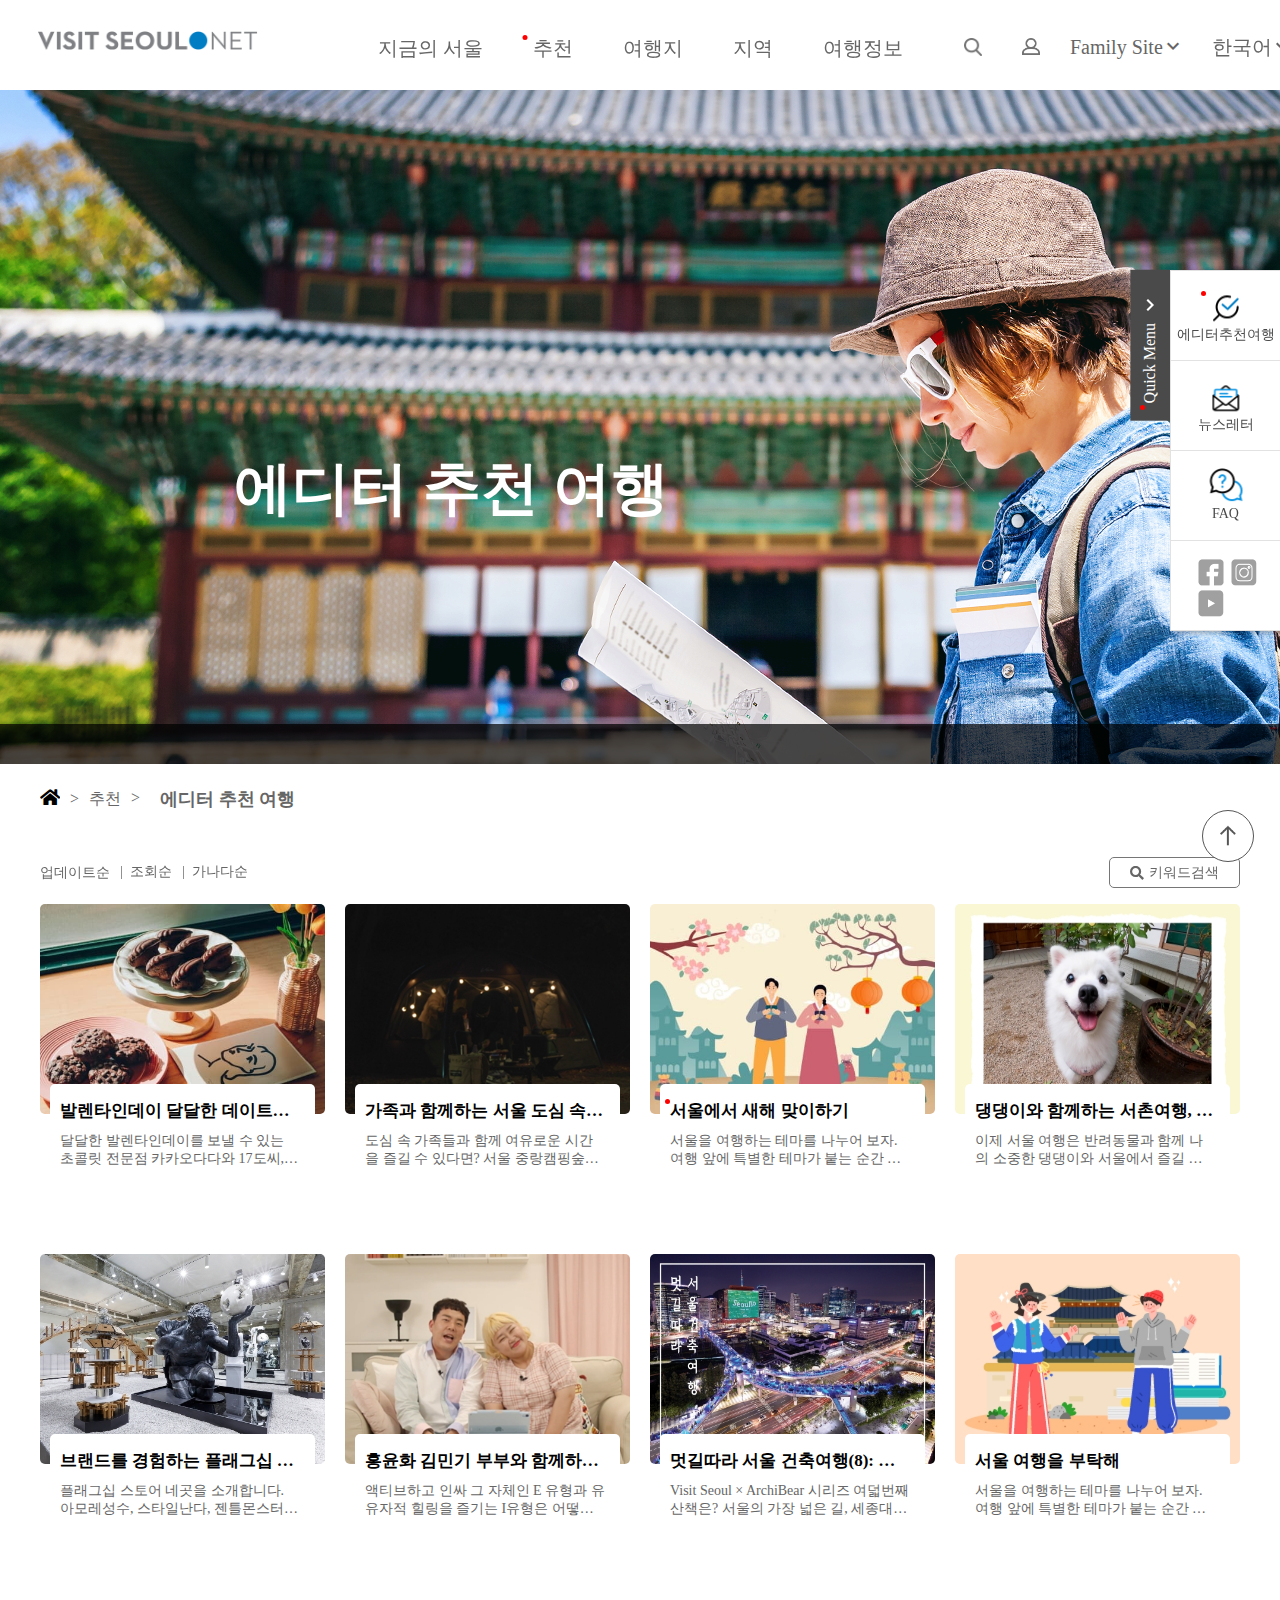
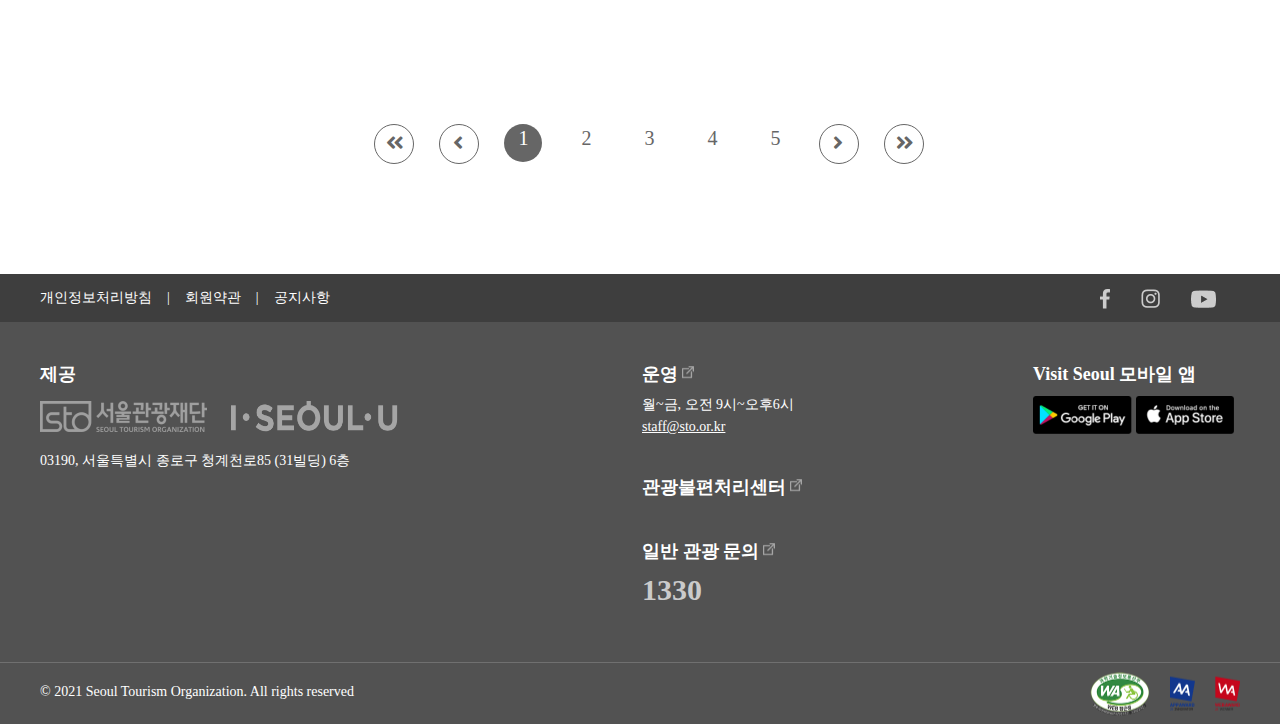
<file: page/editors_pick.html>
<!DOCTYPE html>
<html lang="ko">
  <head>
    <meta charset="utf-8" />
    <meta http-equiv="X-UA-Compatible" content="IE=edge" />
    <meta name="viewport" content="width=device-width, initial-scale=1, viewport-fit=cover" />
    <meta name="apple-mobile-web-app-title" content="VisitSeoul" />
    <title>서울관광의 모든 것, Visit Seoul | 서울시 공식 관광정보 웹사이트</title>
    <meta name="description" content="다양한 서울 여행 정보를 만나보세요. 서울의 명소, 맛집, 카페, 호텔, 축제, 공연, 에디터 추천 여행 등 서울의 놀거리. 교통, 가이드북, 지도 등 여행 시 필요한 유용한 서울관광정보를 서울관광재단 Visit Seoul이 제공합니다." />
    <link rel="shortcut icon" type="image/x-icon" href="../favicon (1).ico" />
    <link href="https://fonts.googleapis.com/icon?family=Material+Icons" rel="stylesheet">
    <link rel="stylesheet" href="../fa/css/all.min.css" />
    <link rel="stylesheet" href="../css/web-font.css" />
    <link rel="stylesheet" href="../css/style-pc.css" media="screen and (min-width: 770.0px)" />
    <link rel="stylesheet" href="../css/style-m.css" media="screen and (max-width: 769.9px)" />
    <script src="../js/jquery-3.6.0.min.js"></script>
    <script src="../js/dino-common.js"></script>
  </head>

  <body class="sub editiors-pick">
    <div id="wrapper">
      <a href="#main" id="skip-nav">본문 바로가기</a>
      <div class="quick-menu on">
        <div class="point"><span>포인트</span></div>
        <p>Quick Menu<span class="material-icons">expand_more</span></p>
        
        <ul>
          <li><a href="../page/editors_pick.html">
            <div class="point"><span>포인트</span></div>
            <img alt="에디터추천여행" src="../img/icn_quickMenu_pick@2x.png"><span>에디터추천여행</span></a></li>
          <li><a href="#"><img alt="뉴스레터" src="../img/icn_quickMenu_newsletter@2x.png"><span>뉴스레터</span></a></li>
          <li><a href="#"><img alt="FAQ" src="../img/icn_quickMenu_faq@2x.png"><span>FAQ</span></a></li>
          <li class="last-list">
          <a href="#">
            <img alt="facebook" src="../img/icn_quicksns_facebook@2x.png">
          </a>
          <a href="#">
            <img alt="insta" src="../img/icn_quicksns_insta@2x.png">
          </a>
          <a href="#">
            <img alt="youtube" src="../img/icn_quicksns_youtube@2x.png">
          </a>
          </li>
        </ul>
      </div>
      <div class="mobile-quick-menu">
        <ul>
          <li><a href="#">
              <h5>에디터추천여행</h5>
              <div>
              <img alt="에디터추천여행" src="../img/icn_quickMenu_pick@2x.png" />
              </div>
          </a></li>
          <li><a href="#">

              <h5>뉴스레터</h5>
              <div>
              <img alt="뉴스레터" src="../img/icn_quickMenu_newsletter@2x.png" />
              </div>
          </a></li>
          <li><a href="#">

              <h5>FAQ</h5>
              <div>
              <img alt="FAQ" src="../img/icn_quickMenu_faq@2x.png" />
              </div>
          </a></li>
          <li class="menu-open">
            <a href="#">
              <div class="open-close">
              <i class="fas fa-plus"></i>
              </div>
            </a>
          </li>
        </ul>
      </div>
      
      <a href="#" class="top-button"><img alt="top" src="../img/icn_top.png" /></a>

      <header id="header">
        <div class="header-box">
          <h1>
             <a href="../index.html"><img alt="visit seoul" src="../img/intro/ico_logo@2x.png"></a>
          </h1>
          <div id="mobile-menu" class="mobile">
            <a href="#" class="menu"><img alt="menu" src="../img/ico-mobile-menu@2x.png" /></a>
            <a href="#"><img alt="menu" src="../img/ico-search-gray@2x.png" /></a>
          </div>
          <nav id="gnb">

            <div class="mobile-gnb">
              <div class="title"> 
                <img alt="상단" class="logo" src="../img/intro/ico_logo@2x.png" />
                <a href="#"><img alt="닫기" class="close" src="../img/icn_search_close@2x.png" /></a>
                <div class="login">
                  <a href="#"><img alt="로그인" src="../img/ico-login-gray@2x.png" /></a>
                </div>
              </div>
              <ul class="sub-menu">
                  <li>
                    <a href="#">Family Site<i class="fas fa-chevron-down"></i>
                    </a>
                    <div class="select">
                      <ul>
                        <li>
                          <a href="#">Visit Seoul</a>
                        </li>
                        <li>
                          <a href="#">Partners</a>
                        </li>
                        <li>
                          <a href="#">Convention</a>
                        </li>
                        <li>
                          <a href="#">About STO</a>
                        </li>
                        <li>
                          <a href="#">Medical Tour</a>
                        </li>
                        <li>
                          <a href="#">TOURISM ARCHIVE</a>
                        </li>
                        <li>
                          <a href="#">TOURISM PLAZA</a>
                        </li>
                      </ul>
                    </div>
                  </li>
                  <li>
                    <a href="#">
                    한국어<i class="fas fa-chevron-down"></i>
                    </a>
                    <div class="select">
                      <ul>
                        <li>
                          <a href="#">한국어</a>
                        </li>
                        <li>
                          <a href="#">ENGLISH</a>
                        </li>
                        <li>
                          <a href="#">일본어</a>
                        </li>
                        <li>
                          <a href="#">중국어 간체</a>
                        </li>
                        <li>
                          <a href="#">중국어 본체</a>
                        </li>
                        <li>
                          <a href="#">кийязык&nbsp;<span>beta</span></a>
                        </li>
                        <li>
                          <a href="#">Malay&nbsp;<span>beta</span></a>
                        </li>
                      </ul>
                    </div>
                  </li>
              </ul>
            </div>

            <ul class="pc-gnb">
              <li class="on">
                <a href="#">지금의 서울<i class="fas fa-chevron-down"></i></a>
                <div class="sub">
                  <div class="content">
                    <div class="title">
                      <h3>지금의<br />서울<h3>
                    </div>
                    <div class="inner">
                      <ul>
                        <li><a href="#">이벤트</a></li>
                        <li><a href="#">축제&amp;행사  </a></li>
                        <li><a href="#">전시</a></li>
                        <li><a href="#">공연 </a></li>
                      </ul>
                    </div>
                  </div>
                </div>
              </li>

              <li>
                <a href="#"><div class="point"><span>포인트</span></div>추천<i class="fas fa-chevron-down"></i></a>
                <div class="sub">
                  <div class="content">
                  <div class="title">
                    <h3>추천</h3>
                    <p>VISIT SOEUL에서 추천하는 <br />다양한 경험</p>
                  </div>
                  <div class="inner">
                    <ul>
                      <li><a href="page/editors_pick.html"><div class="point"><span>포인트</span></div>에디터 추천 여행</a></li>
                      <li><a href="#">서울관광 추천 테마코스</a></li>
                      <li><a href="#">서울도보해설관광</a></li>
                      <li><a href="#">한류관광</a></li>
                      <li><a href="#">원 모어 트립(ONE MORE TRIP)</a></li>
                      <li><a href="#">서울관광할인패스</a></li>
                      <li><a href="#">서울의료관광</a></li>
                      <li><a href="#">서울관광플라자</a></li>
                    </ul>
                  </div>
                  </div>
                </div>          
              </li>

              <li>
                <a href="#">여행지<i class="fas fa-chevron-down"></i></a></a>
                <div class="sub">
                  <div class="content">
                  <div class="title">
                    <h3>여행지</h3>
                    <p>다양한 테마의 서울 여행</p>
                  </div>
                  <div class="inner">
                    <ul>
                      <li><a href="#">명소</a></li>
                      <li><a href="#">자연&amp;관광</a></li>
                      <li><a href="#">엔터테인먼트</a></li>
                      <li><a href="#">쇼핑</a></li>
                      <li><a href="#">음식</a></li>
                      <li><a href="#">호텔</a></li>
                      <li><a href="#">게스트하우스</a></li>
                    </ul>
                  </div>
                  </div>
                </div>   
              </li>

              <li>
                <a href="#">지역<i class="fas fa-chevron-down"></i></a></a>
                <div class="sub">
                  <div class="content">
                  <div class="title">
                    <h3>지역</h3>
                    <p>지역별로 구성된<br />스마트한 관광정보</p>
                  </div>
                  <div class="inner">
                    <ul>
                      <li><a href="#">광화문</a></li>
                      <li><a href="#">명동</a></li>
                      <li><a href="#">동대문</a></li>
                      <li><a href="#">홍대</a></li>
                      <li><a href="#">여의도</a></li>
                      <li><a href="#">이태원</a></li>
                      <li><a href="#">강남</a></li>
                      <li><a href="#">잠실</a></li>
                      <li><a href="#">기타</a></li>
                    </ul>
                  </div>
                  </div>
                </div>   
              </li>

              <li>
                <a href="#">여행정보<i class="fas fa-chevron-down"></i></a></a>
                <div class="sub">
                  <div class="content">
                  <div class="title">
                    <h3>여행정보</h3>
                    <p>서울 여행에 대한<br />기본 정보를 한눈에</p>
                  </div>
                  <div class="inner">
                    <ul>
                      <li><a href="#">가이드북&amp;지도</a></li>
                      <li><a href="#">교통</a></li>
                      <li><a href="#">서울시티투어버스</a></li>
                      <li><a href="#">서울의 날씨</a></li>
                      <li><a href="#">서울의 계절</a></li>
                      <li><a href="#">지역 관광정보</a></li>
                      <li><a href="#">서울다누림관광</a></li>
                      <li><a href="#">여행자 지원</a></li>
                      <li><a href="#">코로나19 서울관광안전지수 (beta)</a></li>
                    </ul>
                  </div>
                  </div>
                </div>   
              </li>
            </ul>
          </nav>
          

          <ul id="side-menu">
            <li>
              <a href="#">
                <img alt="search" src="../img/ico-search-gray@2x.png" />
              </a>
              <div class="search">
                <div class="search-box">
                  <input type="text" name="" id="search-keyword" placeholder="검색어를 입력해 주세요" />
                  <a href="#">
                    <img alt="search-keyword" src="../img/ico-search-gray@2x.png" />
                  </a>
                </div>
                <ol>
                  <h4>검색순위</h4>
                  <div class="list-1">
                    <li><p>1</p><a href="#">한강</a></li>
                    <li><p>2</p><a href="#">경복궁</a></li>
                    <li><p>3</p><a href="#">남산</a></li>
                    <li><p>4</p><a href="#">bts</a></li>
                    <li><p>5</p><a href="#">체험</a></li>
                  </div>
                  <div class="list-2">
                  <li><p>6</p><a href="#">인사동</a></li>
                  <li><p>7</p><a href="#">동대문</a></li>
                  <li><p>8</p><a href="#">북촌</a></li>
                  <li><p>9</p><a href="#">야경</a></li>
                  <li><p>10</p><a href="#">이태원</a></li>
                  </div>
                </ol>
                <a href="#">
                  <img alt="close" src="../img/icn_search_close@2x.png" />
                </a>
              </div>
            </li>

            <li>
              <a href="#">
                <img alt="login" src="../img/ico-login-gray@2x.png">
                <span class="ir-hidden">로그인</span>
              </a>
            </li>

            <li>
              <div class="title">
                <a href="#" class="left">Family Site
                  <span class="material-icons">expand_more</span>
                </a>
              </div>
              <div class="familysite">
                <ul>
                  <li>
                    <a href="#">Visit Seoul</a>
                  </li>
                  <li>
                    <a href="#">Partners</a>
                  </li>
                  <li>
                    <a href="#">Convention</a>
                  </li>
                  <li>
                    <a href="#">About STO</a>
                  </li>
                  <li>
                    <a href="#">Medical Tour</a>
                  </li>
                  <li>
                    <a href="#">TOURISM ARCHIVE</a>
                  </li>
                  <li>
                    <a href="#">TOURISM PLAZA</a>
                  </li>
                </ul>
              </div>
            </li>

            <li>
              <div class="title">
                <a href="#" class="right">한국어
                  <span class="material-icons">expand_more</span>
                </a>
              </div>

              <div class="language">
                <ul>
                  <li>
                    <a href="#">한국어</a>
                  </li>
                  <li>
                    <a href="#">ENGLISH</a>
                  </li>
                  <li>
                    <a href="#">日本語</a>
                  </li>
                  <li>
                    <a href="#">简体中文</a>
                  </li>
                  <li>
                    <a href="#">繁體中文</a>
                  </li>
                  <li>
                    <a href="#">русскийязык&nbsp;<span>beta</span></a>
                  </li>
                  <li>
                    <a href="#">Malay&nbsp;<span>beta</span></a>
                  </li>
                </ul>
              </div>
            </li>
          </ul>
        </div>  
      </header>
      
      <main id="main">
        <section id="sub_main-visual">
          <div>
            <img alt="추천여행지" src="../img/editors_pick/getImage.png" />
            <h2>에디터 추천 여행</h2>
            <div class="black-bar"></div>
          </div>
        </section>

        <section id="post">
          <ul class="top">
            <li>
              <i class="fas fa-home"></i>
            </li>
            <li>추천</li>
            <li>
              <a href="#"><h3>에디터 추천 여행</h3></a>
            </li>
          </ul>
          <div class="sub">
            <ul>
              <li class="on"><a href="#">
                <p>업데이트순</p>
              </a></li>
              <li><a href="#">
                <p>조회순</p>
              </a></li>
              <li><a href="#">
                <p>가나다순</p>
              </a></li>
            </ul>

            <div class="search">
              <a href="#"><span><i class="fas fa-search"></i>키워드검색</span></a>
              <div class="search-box">
                <div class="inner">
                  <input type="text" name="" id="search-keyword" placeholder="키워드" />
                  <span>검색</span>
                </div>
              </div>
            </div>
          </div>

          <div class="post-list">
            <ul>
              <li><a href="#">
                <div class="img">
                  <img alt="발렌타인데이" src="../img/editors_pick/getImage01.png" />
                </div>
                <div class="detail">
                  <h4>발렌타인데이 달달한 데이트코스</h4>
                  <p>달달한 발렌타인데이를 보낼 수 있는 초콜릿 전문점 카카오다다와 17도씨, 초콜릿 원데이클래스 솜베이킹을 소개합니다.</p>
                  <div><i class="fas fa-long-arrow-alt-right"></i></div>
                </div>
              </a></li>

              <li><a href="#">
                <div class="img">
                  <img alt="캠핑스테이" src="../img/editors_pick/getImage02.png" />
               </div>
                <div class="detail">
                  <h4>가족과 함께하는 서울 도심 속 캠핑스테이</h4>
                  <p>도심 속 가족들과 함께 여유로운 시간을 즐길 수 있다면? 서울 중랑캠핑숲에서 따뜻한 추억이 피어나는 가족캠핑을 즐겨보자!
                  </p>
                  <div><i class="fas fa-long-arrow-alt-right"></i></div>
                </div>
              </a></li>

              <li><a href="../page/newyear.html">
                <div class="img">
                  <img alt="새해" src="../img/editors_pick/getImage03.png" />
                </div>
                <div class="detail">
                  <div class="point"><span>포인트</span></div>
                  <h4>서울에서 새해 맞이하기</h4>
                  <p>서울을 여행하는 테마를 나누어 보자. 여행 앞에 특별한 테마가 붙는 순간 우리는 숨겨져 있던 장소를 만나게 될 것이다. 지금의 서울을 있게 한 역사적 장소, 현재까지 이어져 온 문학 등, 당신은 어떤 테마의 여행을 하고 싶어지나요?</p>
                  <div><i class="fas fa-long-arrow-alt-right"></i></div>
                </div>
              </a></li>

              <li><a href="../page/newyear.html">
                <div class="img">
                  <img alt="한옥개스트" src="../img/editors_pick/getImage04.png" />
                </div>
                <div class="detail">
                  <h4>댕댕이와 함께하는 서촌여행, 한옥개스트</h4>
                  <p>이제 서울 여행은 반려동물과 함께 나의 소중한 댕댕이와 서울에서 즐길 수 있는 특별한 여행지는 어디? 이번 게스트 달이와 함께 떠나봅시다!</p>
                  <div><i class="fas fa-long-arrow-alt-right"></i></div>
                </div>
              </a></li>

              <li><a href="#">
                <div class="img">
                  <img alt="플래그십 스토어" src="../img/editors_pick/getImage05.png" />
                </div>
                <div class="detail">
                  <h4>브랜드를 경험하는 플래그십 스토어 TOP4</h4>
                  <p>플래그십 스토어 네곳을 소개합니다. 아모레성수, 스타일난다, 젠틀몬스터, 설화수 플래그십 스토어에서 제품과 브랜드를 함께 경험해볼까요?</p>
                  <div><i class="fas fa-long-arrow-alt-right"></i></div>
                </div>
              </a></li>

              <li><a href="#">
                <div class="img">
                  <img alt="“MBTI 트립”" src="../img/editors_pick/getImage06.png" />
                </div>
                <div class="detail">
                  <h4>홍윤화 김민기 부부와 함께하는 서울 “MBTI 트립”!</h4>
                  <p>액티브하고 인싸 그 자체인 E 유형과 유유자적 힐링을 즐기는 I유형은 어떻게 서울 여행을 즐길까? 나와 더욱 친밀해지는 시간! 서울 “MBTI 트립” 함께 떠나봅시다~</p>
                  <div><i class="fas fa-long-arrow-alt-right"></i></div>
                </div>
              </a></li>

              <li><a href="#">
                <div class="img">
                  <img alt="세종대로" src="../img/editors_pick/getImage07.png" />
                </div>
                <div class="detail">
                  <h4>멋길따라 서울 건축여행(8): 세종대로</h4>
                  <p>Visit Seoul × ArchiBear 시리즈 여덟번째 산책은? 서울의 가장 넓은 길, 세종대로를 따라 서울의 건축역사를 함께 걸어요.</p>
                  <div><i class="fas fa-long-arrow-alt-right"></i></div>
                </div>
              </a></li>

              <li><a href="#">
                <div class="img">
                  <img alt="서울 여행" src="../img/editors_pick/getImage08.png" />
                </div>
                <div class="detail">
                  <h4>서울 여행을 부탁해</h4>
                  <p>서울을 여행하는 테마를 나누어 보자. 여행 앞에 특별한 테마가 붙는 순간 우리는 숨겨져 있던 장소를 만나게 될 것이다. 지금의 서울을 있게 한 역사적 장소, 현재까지 이어져 온 문학 등, 당신은 어떤 테마의 여행을 하고 싶어지나요?</p>
                  <div><i class="fas fa-long-arrow-alt-right"></i></div>
                </div>
              </a></li>
              
            </ul>
          </div>
          <ul class="page-indicator">
            <div class="inner">
              <li class="more prev"><a href="#">
                <i class="fas fa-angle-double-left"></i>
              </a></li>
              <li class="less prev"><a href="#">
                <i class="fas fa-angle-left"></i>
              </a></li>
              <li class="on"><a href="#">
                <p>1</p>
              </a></li>
              <li><a href="#">
                <p>2</p>
              </a></li>
              <li><a href="#">
                <p>3</p>
              </a></li>
              <li><a href="#">
                <p>4</p>
              </a></li>
              <li><a href="#">
                <p>5</p>
              </a></li>
              <li class ="less next"><a href="#">
                <i class="fas fa-angle-right"></i>
              </a></li>
              <li class ="more next"><a href="#">
                <i class="fas fa-angle-double-right"></i>
              </a></li>
            </div>
          </ul>

        </section>
      </main>

      <footer id="footer">
        <div class="top-footer">
          <div class="top-inner">
          <ul class="others">
            <li><a href="#">개인정보처리방침</a></li>
            <li><a href="#">회원약관</a></li>
            <li><a href="#">공지사항</a></li>
          </ul>
          <ul class="sns">
            <li><a href="#"><img alt=" " src="../img/icn_footer_sns_facebook@2x.png" /></a></li>
            <li><a href="#"><img alt=" " src="../img/icn_footer_sns_insta@2x.png" /></a></li>
            <li><a href="#"><img alt=" " src="../img/icn_footer_sns_youtube@2x.png" /></a></li>
          </ul>
        </div>
        </div>
        <div class="main-footer">
          <ul class="footer-middle">
            <li class="address">
              <address>
                <h4>제공</h4>
                <a href="#"><img alt=" " src="../img/logo_sto_ko@2x.png" /></a>
                <a href=""><img alt=" " src="../img/logo_iseoulu@2x.png" /></a>
                <p>03190, 서울특별시 종로구 청계천로85 (31빌딩) 6층</p>
              </address>
            </li>

            <li class="inquiry">
              <ul>
                <li>
                  <a href="#">
                    <h4>운영</h4>
                    <img alt=" " src="../img/icn_footer_link@2x.png">
                  </a>
                  <p>월~금, 오전 9시~오후6시</p>
                  <a href="mailto:staff@sto.or.kr" class="email">staff@sto.or.kr</a>
                </li>

                <li>
                  <a href="#">
                    <h4>관광불편처리센터</h4>
                    <img alt=" " src="../img/icn_footer_link@2x.png">
                  </a>
                </li>

                <li>
                  <a href="#">
                    <h4>일반 관광 문의</h4>
                    <img alt=" " src="../img/icn_footer_link@2x.png">
                  </a>
                  <p class="number">1330</p>
                </li>
              </ul>
            </li>


            <li class="mobile-app">
              <h4>Visit Seoul 모바일 앱</h4>
                <a href="#">
                  <img alt=" " src="../img/img_googleplay@2x.png">
                  <img alt=" " src="../img/img_ios@2x.png">
                </a>
            </li>
          </ul>
        </div>
        <div class="bottom-footer">
          <div class="inner">
            <p>
              © 2021 Seoul Tourism Organization. All rights reserved
            </p>
            
            <ul>
              <li><img alt=" " src="../img/icn_footer_accessiblity_2022@2x.png"></li>
              <li><img alt=" " src="../img/icn_footer_appaward_2021@2x.png"></li>
              <li><img alt=" " src="../img/icn_footer_webaward_2021@2x.png"></li>
            </ul>
          </div>
        </div>
      </footer>
    </div>
    
    <script>
      'use strict';
      $('div.search > a').on('click', function(){
        $(this).parent().toggleClass('on');
      });

      document.addEventListener('DOMContentLoaded', function() {
        alert('이 페이지는 취업 지원을 위한 비상업적 포트폴리오 용도로 사용됨을 알려드립니다.');
      });



    </script>

  </body>
</html>
</file>
<file: css/web-font.css>
@charset "utf-8";

@font-face {
  font-family: 'NanumSquare';
  font-weight: 300;
  src: url(../font/NanumSquareL.woff) format('woff'),
       url(../font/NanumSquareL.ttf) format('truetype');
}

@font-face {
  font-family: 'NanumSquare';
  font-weight: 400;
  src: url(../font/NanumSquareR.woff) format('woff'),
       url(../font/NanumSquareR.ttf) format('truetype');
}

@font-face {
font-family: 'NanumSquare';
font-weight: 700;
src: url(../font/NanumSquareB.woff) format('woff'),
     url(../font/NanumSquareB.ttf) format('truetype');
}

@font-face {
font-family: 'NanumSquare';
font-weight: 800;
src: url(../font/NanumSquareEB.woff) format('woff'),
     url(../font/NanumSquareEB.ttf) format('truetype');
}
</file>
<file: css/style-pc.css>
@charset "utf-8";


/* reset */
html {-webkit-text-size-adjust: none; text-size-adjust: none;}
body {margin: 0;}
h1, h2, h3, h4, h5, h6, ul, ol, li, dl, dt, dd, p {margin: 0; padding: 0;}
h1, h2, h3, h4, h5, h6 {font-weight: 700;}
a {color: inherit; text-decoration: inherit;}
li {list-style: none;}
img {vertical-align: middle; max-width: 100%;}
address, em, i, cite {font-style: normal;}
table {border-collapse: collapse;}
table caption {overflow: hidden; width: 0; height: 0;}
i[class^="fa"] {position: relative; display: inline-block; vertical-align: middle; overflow: hidden;}
i[class^="fa"] span {position: absolute; left: -9999px;}
.ir-hidden {position: absolute; left: -9999px;}
.mobile {display: none !important;}
br.only-m {content: '';}
br.only-m::after {content: '\00a0';}


/* common */
body {font-family: 'NotoSansKR''Tangerine', sans-serif, serif; font-size: 14px; color: #333333; background: #ffffff;}
#wrapper {min-width: 770px; overflow: hidden;}
#skip-nav {position: fixed; left:0; top: -40px; width: 100%; line-height: 40px; text-align: center; background-color: rgba(0, 0, 0, 0.8); color: #ffffff; font-size: 16px; transition: top 0.3s; z-index: 100000;}
#skip-nav:focus {top: 0;}

#wrapper > div.mobile-quick-menu {display: none;}
#wrapper > div.quick-menu {position: fixed; right: 0; top: 50%; transform: translate(100%, -50%); z-index: 10000;}
#wrapper > div.quick-menu.on {position: fixed; right: 0.5px; top: 50%; transform: translate(0, -50%); z-index: 1000; box-shadow: 5px 3px 5px 0 rgba(2, 0, 5, 0.3), -5px -5px 5px 5px rgba(0, 0, 0, 0.2) inset;}

#wrapper > div.quick-menu p {position: absolute; width: 151px; height: 40px; background-color: #4a4a4a; color: #ffffff; font-size: 16px; text-align: center; line-height: 40px; left: 0; top: 20%; transform: translate(-63%, -42%) rotate(270deg);}
#wrapper > div.quick-menu p span {position: relative; top: 17%; padding-right: 6px; transform: rotate(180deg);}
#wrapper > div.quick-menu.on p span {position: relative; top: 17%; padding-left: 6px; transform: rotate(0);}
#wrapper > div.quick-menu ul {width: 110px; height: 360px; background-color: #ffffff;}
#wrapper > div.quick-menu ul li {position: relative; width:100%; height: 89px; border: 1px solid #e2e2e2;}
#wrapper > div.quick-menu ul li + li {border-top: none;}

#wrapper > div.quick-menu ul li a {width: 110px; height: 89px; position: absolute; }
#wrapper > div.quick-menu ul li a span {width: 110px; position: absolute; left: 0; top: 30px; left: 50%; top: 60%; transform: translate(-50%, 10%); text-align: center; font-size: 14px; color: #4a4a4a;}
#wrapper > div.quick-menu ul li a img {position: relative; width: 26px; height: 26px; left: 50%; top: 30%; transform: translate(-50%, -10%);}
#wrapper > div.quick-menu ul li + li img {width: 27px;}
#wrapper > div.quick-menu ul li:nth-child(3) img {width: 33px; height: 33px; left: 50%; top: 30%; transform: translate(-50%, -30%);}

#wrapper > div.quick-menu ul li.last-list {}
#wrapper > div.quick-menu ul li.last-list a {width: 25px; height: 25px;}
#wrapper > div.quick-menu ul li.last-list a:nth-child(1) {left: 25%; top: 15%;}
#wrapper > div.quick-menu ul li.last-list a:nth-child(2) {left: 55%; top: 15%;}
#wrapper > div.quick-menu ul li.last-list a:nth-child(3) {left: 25%; top: 50%;}

#wrapper > a.top-button {position: fixed; z-index: 1000000; right: 2%; top: 90vh; border: 1px solid #555555; width: 50px; height: 50px; border-radius: 30px; text-align: center; background-color: #ffffff;}
#wrapper > a.top-button > img {position: relative; left: 0; top: 50%; transform: translate(0, -50%); width: 16px;}

#header {position: fixed; left: 0; top: 0;  width: 100%; height: 90px; background-color: #ffffff; color: #666666; font-size: 20px; box-sizing: border-box; z-index: 1000;}
#header > div.header-box {position: relative; height: 100%;}
#header h1 {position: absolute; left: 3%; top: 40%; transform: translate(0, -50%); width: 220px; z-index: 10000;}
#header h1 a {display: block;}


#gnb {position: absolute; left: 50%; top: 25px; transform: translate(-50%, 0); z-index: 1000;}
#gnb > div.mobile-gnb {display: none;}
#gnb > ul > li {float: left;}

#gnb > ul > li > a {display: block; padding: 10px 25px 23px 25px; font-size: 20px;}
#gnb > ul > li > a > i {display: none;}
#gnb > ul > li.open > a {border-bottom: 5px solid #137DC3;}
#gnb > ul > li > a:hover {border-bottom: 5px solid #137DC3; transition: all 0.1s;}

#gnb > ul > li > div.sub {position: absolute; left: 50%; top: 65px; transform: translate(-50%, 0); width: 100vw; color: #000000; background-color: #ffffff; height: 60vh; z-index: 1000; display: none;}
#gnb > ul > li.open > div.sub {position: absolute; left: 50%; top: 65px; transform: translate(-50%, 0); width: 100vw; color: #000000; background-color: #ffffff; height: 60vh; z-index: 1000; display: block;}

#gnb > ul > li > div.sub > div.content {position: relative; width: 1000px; height: 500px; left: 50%; top: 10%; transform: translate(-50%, 0);}

#gnb > ul > li > div.sub > div.content > div.title {width: 250px; height: 100%;}
#gnb > ul > li > div.sub > div.content > div.title h3 {font-size: 42px;}
#gnb > ul > li > div.sub > div.content > div.title p {font-size: 16px; margin-top: 10px;}
#gnb > ul > li > div.sub > div.content > div.inner {position: absolute; width: 500px; left: 25%; top: 0; color: #333333; font-size: 20px;}
#gnb > ul > li > div.sub > div.content > div.inner > ul > li {}
#gnb > ul > li > div.sub > div.content > div.inner > ul > li:hover {color: #137DC3; transition: all 0.3s;}
#gnb > ul > li > div.sub > div.content > div.inner > ul > li + li {padding-top: 20px;}


#side-menu {position: absolute; width: 100%; height: 90px; right: 70px; top: 0;}
#side-menu li {float: left; position: relative; left: 80%; top: 28px; height: 30px;}
#side-menu li div.title {font-weight: 540; top: 5%}
#side-menu li div.title.on {color: #0066eb;}
#side-menu li div.title span {left: 10%; top: 30%; transform: translate(-30%, 15%);}
#side-menu > li + li {padding-left: 20px;}
#side-menu li img {width: 18px; padding: 10px;}
#side-menu li div {position: relative; top: 5px;}
#side-menu li div a p {position: absolute; top: 65%; transform: translate(50%, -10%); overflow: hidden; width: 110px; height: 10px; text-indent: -9999px;}
#side-menu li div.search {position: absolute; width: 487px; height: 436px; left: -400px; top: 60px; background-color: #ffffff; display: none;}
#side-menu li.open div.search {position: absolute; width: 487px; height: 436px; left: -400px; top: 60px; background-color: #ffffff; display: block; }
#side-menu li div.search div.search-box {position: relative; left: 50%; top: 25px; width: 450px; height: 40px; transform: translate(-50%, 0); font-size: 18; border: none; border-bottom: 1px solid #666666;}
#side-menu li div.search div.search-box input {position: relative; width: 395px; height: 33px; border: none; font-size: 20px; top: 4px;}
#side-menu li div.search ol {position: absolute; width: 435px; height: 297px; top: 10%; left: 50%; transform: translate(-50%, 20%);}
#side-menu li div.search ol h4 {font-weight: 800; color: #000000;}
#side-menu li div.search ol div.list-1 {position: absolute; width: 200px; height: 290px;}
#side-menu li div.search ol div.list-2 {position: absolute; width: 200px; height: 290px; right: 0}
#side-menu li div.search ol div.list-1 li {position: relative; left: 0; top: 20px; width: 180px; margin: 20px 0 0 10px; }
#side-menu li div.search ol div.list-1 li > a {position: absolute; padding-left: 50px;}
#side-menu li div.search ol li > p {position: absolute; width: 28px; height: 28px; border-radius: 5px; background-color: #535353; color: #ffffff; text-align: center; font-size: 15px; line-height: 28px;}
#side-menu li div.search ol div.list-2 li {position: relative; left: 0; top: 20px; width: 180px; margin: 20px 0 0 10px; }
#side-menu li div.search ol div.list-2 li > a {position: absolute; padding-left: 50px;}
#side-menu li div.search > a {width: 487px; height: 35px; border: 1px solid #cbcbcb; position: absolute; left: -2px; bottom: 0; background-color: #ededed;}
#side-menu li div.search > a > img {position: absolute; right: 0; }

#side-menu li div.familysite {position: absolute; background-color: #ffffff; width: 220px; height: 300px; left: 0; top: 50px; border: 1px solid #cbcbcb; display: none;}
#side-menu li.open div.familysite {position: absolute; background-color: #ffffff; width: 220px; height: 300px; left: 0; top: 50px; border: 1px solid #cbcbcb; display: block;}
#side-menu li.open div.title > a > span {transform: rotate(180deg);} 
#side-menu li div.familysite ul li {position: relative; left: 12px; top: 12px; width: 190px; padding: 2px; font-size: 16px; font-weight: 500; background-color: #f6f6f6;  line-height: 30px;}
#side-menu li div.familysite ul li a {padding-left: 8px;}
#side-menu li div.familysite ul li + li {margin-top: 6px;}

#side-menu li div.language {position: absolute; background-color: #ffffff; width: 220px; height: 300px; right: 0; top: 50px; border: 1px solid #cbcbcb; display: none;}
#side-menu li.open div.language {position: absolute; background-color: #ffffff; width: 220px; height: 300px; right: 0; top: 50px; border: 1px solid #cbcbcb; display: block;}
#side-menu li.open div.language > a > span {transform: rotate(180deg);} 
#side-menu li div.language ul li {position: relative; left: 12px; top: 12px; width: 190px; padding: 2px; font-size: 16px; font-weight: 500; background-color: #f6f6f6;  line-height: 30px;}
#side-menu li div.language ul li a {padding-left: 8px;}
#side-menu li div.language ul li + li {margin-top: 6px;}
#side-menu li div.language ul li a span {font-size: 9px; color: #188BD8;}


#main {position: relative; top: 0; left: 0; overflow: hidden;}
#main-visual {position: relative;}
#main-visual h2 {position: absolute; left: 30%; top: 35%; transform: translate(-50%, 50%); font-size: 14px; font-weight: 600; color: #ffffff; width: 420px; z-index: 100;}
#main-visual h2 > em {font-size: 48px;}
#main-visual div.slide-box {position: relative; width: 100%; height: 46vw; overflow: hidden;}
#main-visual div.slide-box div.box p.dummy {opacity: 0;}
#main-visual div.slide-box div.box ul.slide {position: absolute; left: 0; top: 0; width: 100%; height: 100%;}
#main-visual div.slide-box div.box ul.slide > li {position: absolute; left: 0; top: 0; width: 100%; height: 100%; display: none;}
#main-visual div.slide-box div.box ul.slide > li:first-child {display: block;}
#main-visual div.slide-box div.box ul.slide > li > img {width: 100%; height: 100%;}


#main-visual div.slide-box div.box div.indicator {position: absolute; left: 0; bottom: 5%; width: 100%; text-align: center;}
#main-visual div.slide-box div.box div.indicator > ul {display: inline-block; vertical-align: middle; margin-right: 5px;}
#main-visual div.slide-box div.box div.indicator > ul > li {float: left;} 
#main-visual div.slide-box div.box div.indicator > ul > li > a {display: block; width: 8px; height: 8px; background-color: none; border: 2.4px solid #ffffff; overflow: hidden; text-indent: -9999px; border-radius: 100px; transition: all 0.3s;}
#main-visual div.slide-box div.box div.indicator > ul > li.on a {width: 8px; background-color: #ffffff;}
#main-visual div.slide-box div.box div.indicator > ul > li + li {margin-left: 15px;}
#main-visual div.slide-box div.box div.indicator a.play {display: inline-block; width: 24px; height: 24px; border-radius: 100px; overflow: hidden; box-sizing: border-box; color: #ffffff; position: absolute; top: 3px; margin-left: 15px;}
#main-visual div.slide-box div.box div.indicator a.play i {display: block;}
#main-visual div.slide-box div.box div.indicator a.play i:first-child {display: none;}
#main-visual div.slide-box div.box div.indicator > a.play.on i:first-child {display: block;}
#main-visual div.slide-box div.box div.indicator > a.play.on i + i {display: none;}

#main-visual div.slide-box div.box p.control a {position: absolute; top: 50%; transform: translate(0, -50%); overflow: hidden; width: 50px; height: 100px; text-indent: -9999px;}
#main-visual div.slide-box div.box p.control a::before {content:''; position: absolute; left: 50%; top: 50%; width: 80px; height: 80px; box-sizing: border-box; border: 2px solid #ffffff; transform: translate(-50%, -50%) rotate(45deg); box-shadow: 2px 2px 5px 0 rgba(0, 0, 0, 0.2), 2px 2px 5px 0 rgba(0, 0, 0, 0.2) inset;}
#main-visual div.slide-box div.box p.control a.prev {left: 50px;}
#main-visual div.slide-box div.box p.control a.prev::before {left: calc(50% + 50px);}
#main-visual div.slide-box div.box p.control a.next {right: 50px;}
#main-visual div.slide-box div.box p.control a.next::before {left: calc(50% - 50px);}


#season {left: 0; top: 0; position: relative; height: 80vh;}
#season h3 {font-size: 34px; font-weight: 200; text-align: center; padding: 4% 0 2% 0; color: #222222;}
#season ul.title {position: absolute; left: 50%; top: 150px; transform: translate(-50%, 0); text-align: center;}
#season ul.title li {float: left; font-size: 20px; font-weight: 100; color: #555555;}
#season ul.title li + li {margin-left: 30px;}
#season ul.title > li.on > a,
#season ul.title > li > a:hover {text-decoration: underline;  color: #222222;}
#season ul.title > li > a:focus {text-decoration: underline; font-weight: 600; color: #222222;}
#season ul.title > li > a {padding: 5px;}
#season ul.title li div.inner-box {position: absolute; width: 1200px; height: 400px; left: -73%; top: 100px;} 
#season ul.title li div.inner-box ul {position: absolute; left: 0; top: 0; width: 100%; height: 380px; padding-bottom: 30px; background-color: #ffffff; display: none;}
#season ul.title li div.inner-box.on ul {position: absolute; left: 0; top: 0; width: 100%; height: 380px; padding-bottom: 30px; background-color: #ffffff; display: block;}
#season ul.title li div.inner-box ul li {float: left; width: 380px;}
#season ul.title li div.inner-box ul li img {width: 100%; height: 277px;}
#season ul.title li div.inner-box ul li + li {margin-left: 25px;}
#season ul.title li div.inner-box ul li > a div.hover {position: absolute; left: 0; top: 0; width: 380px; height: 277px; text-align: center; z-index: 1000000; background-color: #000000; opacity: 0.7; opacity: 0;}
#season ul.title li div.inner-box ul li:nth-child(2) > a div.hover {left: 405px;}
#season ul.title li div.inner-box ul li:nth-child(3) > a div.hover {left: 810px;}
#season ul.title li div.inner-box ul li:nth-child(2):hover > a div.hover {left: 405px;}
#season ul.title li div.inner-box ul li:nth-child(3):hover > a div.hover {left: 810px;}
#season ul.title li div.inner-box p.control {display: none;}
#season ul.title li div.inner-box ul li a div.hover p {position: relative; top: 47%; left: 37%;  color: #ffffff; font-weight: 700; display:  none;} 
#season ul.title li div.inner-box ul li:hover a div.hover {position: absolute; left: 0; top: 0; width: 380px; height: 277px; text-align: center; z-index: 1000000; background-color: #000000; opacity: 0.7; display: block;}
#season ul.title li div.inner-box ul li:hover a div.hover p {position: relative; top: 47%; left: 37%;  color: #ffffff; font-weight: 700; display: block;} 
#season ul.title li div.inner-box ul li a h5 {padding: 10px 0; font-size: 25px; font-weight: 600; color: #333333; text-align: left;}
#season ul.title li div.inner-box ul li a p {font-size: 16px; color: #000000; text-align: left; }


#banner {position: relative; padding: 20px 0;}
#banner div.slide-box {position: relative; width: 1200px; margin: 0 auto; overflow: hidden;}
#banner div.slide-box div.box-inner {position: relative; }
#banner div.slide-box div.box-inner img {}
#banner div.slide-box div.box-inner p.dummy {opacity: 0;}
#banner div.slide-box div.box-inner ul.slide {position: absolute; top: 0; width: 100%;}
#banner div.slide-box div.box-inner ul.slide li {position: absolute; width: 100%; height: 100%; }
#banner div.slide-box div.box-inner ul.slide > li:first-child {display: block;}


#banner p.control {position: absolute; width: 1260px; left: 50%; top: 50%; transform: translate(-50%, -50%);}
#banner p.control a.prev > img {width: 70px; height: 70px;}
#banner p.control a.prev {left: 0;}
#banner p.control a.next {position: absolute; right: 0px;}


#shopping {position: relative; height: 1700px; width: 100%; left: 0; top: 200px;}
#shopping h3 {font-size: 34px; font-weight: 200; text-align: center; padding-bottom: 50px; color: #222222;}
#shopping div.top5 {position: relative; left: 0; top: 0;}
#shopping ul {position: absolute; width: 1200px; height: 1300px; left: 50%; top: 0; transform: translate(-50%, 0);}
#shopping ul li {float: left;}
#shopping ul li img {}
#shopping ul li div.detail {width: 370px; height: 192px;}
#shopping ul li div.detail h4 {font-size: 22px; color: #333333;}
#shopping ul li div.detail p {font-size: 15px; color: #333333;}

#shopping ul li.top1 {height: 420px;}
#shopping ul li.top1 a div.hover {position: absolute; left: 0; top: 0; width: 785px; height: 380px; text-align: center;}
#shopping ul li.top1 a div.hover p {display: none;}
#shopping ul li.top1 a div.hover:hover {width: 785px; height: 380px; background-color: rgba(0, 0, 0, 0.7); transition: 0.3s;}
#shopping ul li.top1 a div.hover:hover p {display: block; position: relative; top: 45%; color: #ffffff; font-weight: 700;}
#shopping ul li.top1 a div.detail {position: relative; right: -100%; top: 0; transform: translate(10%, -195%); background: url(../img/01.png) left -73px no-repeat;}
#shopping ul li.top1 a div.detail h4 {position: relative; top: 50%; left: 0;}
#shopping ul li.top1 a div.detail p {position: relative; top: 80%; left: 0;}

#shopping ul li.top2 {height: 420px;}
#shopping ul li.top2 a img {right: 0; top: 0; transform: translate(50%, 0);}
#shopping ul li.top2 a div.hover {position: absolute; right: 0; top: 50%; transform: translate(-2.8%, -60.5%); width: 785px; height: 380px; text-align: center;}
#shopping ul li.top2 a div.hover p {display: none;}
#shopping ul li.top2 a div.hover:hover {width: 785px; height: 380px; background-color: rgba(0, 0, 0, 0.7); transition: 0.3s;}
#shopping ul li.top2 a div.hover:hover p {display: block; position: relative; top: 45%; color: #ffffff; font-weight: 700;}
#shopping ul li.top2 a div.detail {position: relative; left:0%; top: -100%; background: url(../img/02.png) left center no-repeat;}
#shopping ul li.top2 a div.detail h4 {position: relative; top: 50%; left: 0;}
#shopping ul li.top2 a div.detail p {position: relative; top: 80%; left: 0;}

#shopping ul div.top {position: relative; top: 65%; left: 0; background-color: burlywood; }
#shopping ul div.top div.top-inner {position: absolute;}
#shopping ul div.top li {float: left;}
#shopping ul div.top li + li {padding-left: 33px;}
#shopping ul div.top li img { width: 370px; height: 310px;}
#shopping ul div.top a div.hover {position: absolute; left: 0; top: 0; width: 370px; height: 310px; text-align: center;}
#shopping ul div.top li + li a div.hover  {position: absolute; left: 403px; top: 0; width: 370px; height: 310px; text-align: center;}
#shopping ul div.top li + li + li a div.hover  {position: absolute; left: 806px; top: 0; width: 370px; height: 310px; text-align: center;}
#shopping ul div.top a div.hover p {display: none;}
#shopping ul div.top a div.hover:hover {width: 370px; height: 310px; background-color: rgba(0, 0, 0, 0.7); transition: 0.3s;}
#shopping ul div.top a div.hover:hover p {display: block; position: relative; top: 45%; color: #ffffff; font-weight: 700;}
#shopping ul div.top a div.detail h4 {position: relative; top: 50%; left: 0;}
#shopping ul div.top a div.detail p {position: relative; top: 70%; left: 0;}
#shopping ul div.top div.top-inner li:nth-child(1) a div.detail {position: absolute; background: url(../img/03.png) left center no-repeat;}
#shopping ul div.top div.top-inner li:nth-child(2) a div.detail {position: absolute; background: url(../img/04.png) left center no-repeat;}
#shopping ul div.top div.top-inner li:nth-child(3) a div.detail {position: absolute; background: url(../img/05.png) left center no-repeat;}

#festival {position: relative; background-color: #f4f4f4; height: 740px;}
#festival h3 {font-size: 34px; font-weight: 200; text-align: center; padding: 4% 0 2% 0; color: #222222; margin-bottom: 20px;}
/* #festival div.box {position: relative; left: 0; width: 100%; overflow: hidden;}
#festival div.box ul {position: relative; width: 100%; height: 490px; left: 0; top: 0; overflow: hidden;}
#festival div.box ul li {float: left; width: 235px; height: 490px; padding-left: 30px;} */
#festival div.box ul li a img {width: 235px; height: 354px; padding-bottom: 20px;}
#festival div.box ul li em {font-size: 20px;}
#festival div.box ul li em::before {content: '[';}
#festival div.box ul li em::after {content: ']';}
#festival div.box ul li p {font-size: 20px; width: 200px; white-space: nowrap; overflow: hidden; text-overflow: ellipsis; padding-top: 20px;}
#festival div.box ul li p + p {font-size: 15px;}
#festival div.box p.control {position: absolute; top: 35%; width: 100%;}
#festival div.box p.control a img {width: 60px; height: 60px; max-width: 60px;}
#festival div.box p.control a.prev {left: 20px;}
#festival div.box p.control a.next {position: absolute; right: 20px;}
#festival div.box p.control a.swiper-button-prev:after {display: none;}
#festival div.box p.control a.swiper-button-next:after {display: none;}

#festival ul.swiper-wrapper {}
#festival ul.swiper-wrapper > li.swiper-slide {width: 235px;}



#hotplace {position: relative; width: 100%; height: 1500px;}
#hotplace h3 {font-size: 34px; font-weight: 200; text-align: center; padding: 4% 0 1% 0; color: #222222; margin-bottom: 20px;}
#hotplace div.content {position: relative; max-width: 100%; height: 100%;}

#hotplace div.content div.map {position: absolute; width: 1200px; height: 600px; background: url(../img/intro/map.png) center center no-repeat; background-size: contain; left: 50%; top: 0; transform: translate(-50%, 0);}
#hotplace div.content div.map > ul > li:nth-child(1) {position: absolute; left: 40%; top: 50%;}
#hotplace div.content div.map > ul > li:nth-child(2) {position: absolute; left: 50%; top: 58%;}
#hotplace div.content div.map > ul > li:nth-child(3) {position: absolute; left: 50%; top: 38%;}
#hotplace div.content div.map > ul > li:nth-child(4) {position: absolute; left: 67%; top: 50%;}
#hotplace div.content div.map > ul > li:nth-child(5) {position: absolute; left: 58%; top: 48%;}
#hotplace div.content div.map > ul > li:hover {transform: scale(1.3); transition: all 0.3s;}
#hotplace div.content div.map > ul > li.on {transform: scale(1.3); transition: all 0.3s;}
#hotplace div.content div.map-info {position: absolute; width: 1200px; height: 350px; top: 600px; left: 50%; transform: translate(-50%, 0);}
#hotplace div.content div.map-info > div.inner-box {height: 400px;}
#hotplace div.content div.map-info > div.inner-box > ul {position: absolute; display: block; left: 50%; top: 0; transform: translate(-50%, 0);}
#hotplace div.content div.map-info > div.inner-box > ul > li > h4 {font-size: 20px; color: #555555; font-weight: 600;}
#hotplace div.content div.map-info > div.inner-box > ul > li {float: left; width: initial; height: initial; position: static;} 
#hotplace div.content div.map-info > div.inner-box > ul > li > h4 > a {display: block; padding: 10px 25px;}
#hotplace div.content div.map-info > div.inner-box > ul > li > h4 > a.on {font-weight: 600; color: #000000; border-bottom: 4px solid #000000;}
#hotplace div.content div.map-info > div.inner-box > ul li ul.inner {overflow: hidden; display: none; }
#hotplace div.content div.map-info > div.inner-box > ul li ul.inner.on {overflow: hidden; display: block;}
#hotplace div.content div.map-info > div.inner-box > ul li ul.inner {position: absolute; top: 60px; width: 1200px; left: 50%; transform: translate(-50%, 0);}
#hotplace div.content div.map-info > div.inner-box > ul li ul.inner li {float: left; width: 274px; height: 280px;;}
#hotplace div.content div.map-info > div.inner-box > ul li ul.inner li a {display: block;}
#hotplace div.content div.map-info > div.inner-box > ul li ul.inner li a div.hover {position: absolute; left: 0; top: 0; width: 274px; height: 180px; text-align: center;}
#hotplace div.content div.map-info > div.inner-box > ul li ul.inner li + li a div.hover {left: 307px;}
#hotplace div.content div.map-info > div.inner-box > ul li ul.inner li + li + li a div.hover {left: 615px;}
#hotplace div.content div.map-info > div.inner-box > ul li ul.inner li + li + li + li a div.hover {left: 925px;}
#hotplace div.content div.map-info > div.inner-box > ul li ul.inner li a div.hover p {display: none;}
#hotplace div.content div.map-info > div.inner-box > ul li ul.inner li a div:hover {width: 274px; height: 180px; background-color: rgba(0, 0, 0, 0.7); transition: 0.3s;}
#hotplace div.content div.map-info > div.inner-box  > ul li ul.inner li a div:hover p {display: block; position: relative; top: 40%; color: #ffffff; font-weight: 700;}
#hotplace div.content div.map-info > div.inner-box > ul li ul.inner li + li {margin-left: 34px;}
#hotplace div.content div.map-info > div.inner-box > ul li ul.inner li img {width: 100%; height: 180px;}
#hotplace div.content div.map-info > div.inner-box > ul li ul.inner li h5 {font-size: 25px; color: #333333; font-weight: 400; padding: 10px 0 10px 0;}
#hotplace div.content div.map-info > div.inner-box > ul li ul.inner li p {overflow: hidden; text-overflow: ellipsis; display:-webkit-box; -webkit-line-clamp: 2; -webkit-box-orient: vertical;}
#hotplace div.content div.map-info > div.inner-box > p.control {display: none;}



#hotplace div.more_info {position: absolute; width: 100%; height: 240px; z-index: 100; bottom: 50px; left: 0;}
#hotplace div.more_info ul {position: absolute; width: 1200px; height: 100%; left: 50%; top: 0; transform: translate(-50%, 0); }
#hotplace div.more_info ul li {float: left;}
#hotplace div.more_info ul li:nth-child(2n) {padding-left: 25px;}
#hotplace div.more_info ul li:nth-child(1) {padding-bottom: 25px;}
#hotplace div.more_info ul li:nth-child(2) {padding-bottom: 25px;}
#hotplace div.more_info ul li a img {width: 586px; height: 100px;}
#hotplace div.more_info ul li a {position: relative;}
#hotplace div.more_info ul li a h4 {height: 30px; width: 200px; position: absolute; font-size: 22px; color: #ffffff; left: 0%; top: 30%; transform: translate(0, -30%); font-weight: 400; padding-left: 25px;}
#hotplace div.more_info ul li a > p {display: inline-block; position: absolute; right: 5%; top: 30%; transform: translate(0, -40%);   border: 1px solid #ffffff; background-color: #ffffff; font-size: 16px; padding: 6px 16px 6px 16px; box-sizing: border-box; }



#tv {position: relative; width: 100%; height: 1250px; top: 0;}
#tv h3 {font-size: 34px; font-weight: 200; text-align: center; padding: 4% 0 1% 0; color: #222222; margin-bottom: 20px;}
#tv ul li a img.youtube {width: 582px;}
#tv div.media {position: relative; width: 100%; height: 100%;}
#tv div.media ul {position: absolute; width: 1200px; height: 1250px; overflow: hidden; left: 50%; top: 0; transform: translate(-50%, 0);}
#tv div.media ul li {float: left;}
#tv div.media ul li:nth-child(2n) {padding-left: 36px;}
#tv div.media ul li:nth-child(3) {padding-top: 120px;}
#tv div.media ul li:nth-child(4) {padding-top: 120px;}
#tv div.media ul li a h4 {font-size: 25px; font-weight: 400; padding-top: 10px;}
#tv div.img_detail {font-size: 20px; display: block; position: absolute; color: #333333; padding: 20px 0 20px 0;}
#tv div.img_detail p:nth-child(1)::after {content: '|'; padding-left: 20px;  line-height: 10px;}
#tv div.img_detail p {float: left; line-height: 15px;}
#tv div.img_detail img {float: left; padding: 0 15px 0 30px; line-height: 25px;}


#footer {position: relative; width: 100%; height: 450px; background-color: #525252; bottom: 0;}
#footer div.top-footer {display: block; height: 48px; background-color: #3e3e3e; color: #ffffff;}
#footer div.top-footer > div.top-inner {position: absolute; width: 1200px; left: 50%; top: 0; transform: translate(-50%, 0);}
#footer div.top-footer ul {position: absolute; width: 400px; height: 48px; font-size: 14px; font-weight: 100;}
#footer div.top-footer ul.others {left: 0; top: 0; line-height: 48px;}
#footer div.top-footer ul.others li {float: left; position: relative; } 
#footer div.top-footer ul.others li + li::before {content: '|'; padding: 0 15px 0 15px;}
#footer div.top-footer ul.sns {position: absolute; left: 100%; top: 0; transform: translate(-35%, 0); line-height: 48px;}
#footer div.top-footer ul.sns li {width: 25px; float: left;}
#footer div.top-footer ul.sns li + li {padding-left: 31px;}
#footer div.top-footer ul.sns li:nth-child(1) {width: 10px; height: 21px;}
#footer div.top-footer ul.sns li:nth-child(2) {width: 19px; height: 19px;}

#footer div.main-footer {display: block; position: relative; height: 340px; background-color: #525252;}
#footer div.main-footer ul.footer-middle {position: absolute; width: 1200px; left: 50%; top: 0; transform: translate(-50%, 0); padding-top: 40px;}
#footer div.main-footer ul.footer-middle li {float: left;}
#footer div.main-footer ul.footer-middle li.address {position: relative; width: 380px; height: 255px; left: 0%; top: 0;}
#footer div.main-footer ul.footer-middle li.address address {position: relative; width: 100%; height: 150px;}
#footer div.main-footer ul.footer-middle li.address address h4 {font-size: 18px; color: #ffffff; padding-bottom: 15px;}
#footer div.main-footer ul.footer-middle li.address address a img {width: 167px; height: 31px; padding-right: 20px;}
#footer div.main-footer ul.footer-middle li.address address p {margin-top: 20px; color: #ffffff;}



#footer div.main-footer ul.footer-middle li.inquiry {position: relative; width: 175px; height: 255px; left: 16%; top: 0; padding-left: 30px;}
#footer div.main-footer ul.footer-middle li.inquiry ul li {padding-bottom: 40px; color: #ffffff;}
#footer div.main-footer ul.footer-middle li.inquiry ul li a.email {text-decoration: underline;}
#footer div.main-footer ul.footer-middle li.inquiry a {position: relative;}
#footer div.main-footer ul.footer-middle li.inquiry p {padding: 10px 0 5px 0;}

#footer div.main-footer ul.footer-middle li.inquiry a h4 {font-size: 18px; color: #ffffff; display: inline-block;}
#footer div.main-footer ul.footer-middle li.inquiry a img {width: 12px; left: 0; top: 5%; transform: translate(0, -40%);}
#footer div.main-footer ul.footer-middle li.inquiry ul li:nth-child(3) p {font-size: 30px; font-weight: 700; color: #cbcbcb;}



#footer div.main-footer ul.footer-middle li.mobile-app {position: relative; width: 205px; height: 255px; right: -34%; top: 0;}
#footer div.main-footer ul.footer-middle li.mobile-app h4 {font-size: 18px; color: #ffffff; display: inline-block;}
#footer div.main-footer ul.footer-middle li.mobile-app a img {height: 38px; margin-top: 10px;}


#footer div.right {width: 205px; height: 255px;}



#footer div.bottom-footer {position: relative; width: 100%; height: 71px; border-top: 1px solid #707070;}
#footer div.bottom-footer div.inner {position: relative; width: 1200px; left: 50%; top: 0; transform: translate(-50%, 0); height: 71px;}
#footer div.bottom-footer p {padding-top: 20px; font-size: 14px; color: #ffffff; left: 0; top: 50%; transform: translate(0, 2%);}
#footer div.bottom-footer ul {position: absolute; right: 0; top: 50%; transform: translate(0, -40%); }
#footer div.bottom-footer ul li {position: relative; float: left; height: 71px; line-height: 45px;}

#footer div.bottom-footer ul li:nth-child(1) {width: 60px; height: 43px;}
#footer div.bottom-footer ul li:nth-child(2) {width: 25px; padding-left: 20px;}
#footer div.bottom-footer ul li:nth-child(3) {width: 25px; padding-left: 20px;}



.custom-scroll {overflow: auto;}
.custom-scroll::-webkit-scrollbar {
  width: 10px;
}
.custom-scroll::-webkit-scrollbar-thumb {
  background-color: transparent;
  border-radius: 10px;
  background-clip: padding-box;
  border: 2px solid transparent;
  transition: background-color 0.3s;
}
.custom-scroll:hover::-webkit-scrollbar-thumb {
  background-color: #e8e8e8;
}
.custom-scroll::-webkit-scrollbar-track {
  background-color: transparent;
}






/* sub-에디터추천여행 */

body.sub #main {font-family: 'NotoSansKR''Tangerine', sans-serif, serif; font-size: 14px; color: #666666; background: #ffffff; overflow: hidden;}

#sub_main-visual {position: relative; top: 90px;}
#sub_main-visual > div {width: 1920px; height: 674px;}
#sub_main-visual > div > img {width: 100%; height: 674px;}
#sub_main-visual h2 {position: absolute; left: 20%; top: 50%; font-size: 58px; transform: translate(-5%, 30%); font-weight: 600; color: #ffffff; z-index: 10;}
#sub_main-visual > div > div.black-bar {position: absolute; width: 100%; height: 40px; background-color: rgba(0, 0, 0, 0.7); left: 0; bottom: 0;}

#post {position: relative; top: 90px; height: 1200px; width: 100%;}

#post ul.top {position: absolute; width: 1200px; left: 50%; top: 0; transform: translate(-50%, 0); padding: 25px 0; font-size: 16px;}
#post ul.top li i {color: #000000; font-size: 18px; top: -2px;}
#post ul.top li {float: left;}
#post ul.top li + li::before {content: '>'; padding: 0 10px; }
#post ul.top li h3 {position: absolute; left: 10%; top: 33%; font-size: 18px;}
#post div.sub {position: absolute; top: 90px; left: 50%; transform: translate(-50%, 0); width: 1200px; z-index: 100000;}
#post div.sub ul li {position: relative; float: left; top: 10px; display: inline; margin-right: 10px;}

#post div.sub ul li + li::before {content: '|';}
#post div.sub ul li + li p {position: relative; top: -17px; margin-left: 10px;}

#post div.search {position: absolute; width: 250px; height: 50px; right: 0; top: 0; text-align: right; font-weight: 100;}
#post div.search a {box-sizing: border-box;}
#post div.search a span {position: relative; top: 10px; font-size: 14px; border: 1px solid #767676; padding: 7px 20px 7px 20px; border-radius: 5px;}
#post div.search.on a span {background-color: #137DC3; color: #ffffff; border: 1px solid #137DC3;}


#post div.search span i {top: -1px; margin-right: 5px; font-size: 14px;}
#post div.search.on div.search-box {display: block; position: absolute; width: 1200px; height: 178px; left: -381%; top: 50px; border: 1px solid #e4e2e2; background-color: #f6f6f6;}
#post div.search div.search-box {display: none; position: absolute; width: 1200px; height: 178px; left: -381%; top: 50px; border: 1px solid #e4e2e2; background-color: #f6f6f6;}
#post div.search div.search-box div.inner input {width: 600px; height: 30px; border: none; padding-left: 10px;}
#post div.search div.search-box div.inner {width: 700px; position: absolute; left: 50%; top: 50%; transform: translate(-50%, -50%);}
#post div.search div.search-box div.inner span {position: relative; right: 0; top: 2px; margin-left: 15px; padding: 7px 20px 7px 20px; background-color: #555555; color: #ffffff;}

#post div.post-list {position: absolute; width: 1200px; height: 800px; top: 140px; left: 50%; transform: translate(-50%, 0);}
#post div.post-list > ul {position: absolute; top: 0;}
#post div.post-list > ul > li {float: left; width: 285px; height: 350px;  }
#post div.post-list > ul > li + li {margin-left: 20px;}
#post div.post-list > ul > li:nth-child(4n+1) {margin-left: 0;}

#post div.post-list > ul > li > a > div.img img {width: 285px; height: 210px; border-radius: 5px;}
#post div.post-list > ul > li > a > div.detail {position: relative; width: 265px; height: 170px; top: -30px; left: 0; margin-left: 10px; background-color: #ffffff; border-radius: 5px;}
#post div.post-list > ul > li > a > div.detail:hover {top: -85px; transition: all 0.5s;}
#post div.post-list > ul > li > a > div.detail:hover h4 {color: #137DC3;}

#post div.post-list > ul > li > a > div.detail h4 {font-size: 17px; color: #000000; padding: 15px 0 10px 10px; width: 240px; overflow: hidden; white-space: nowrap; text-overflow: ellipsis;}
#post div.post-list > ul > li > a > div.detail p {padding: 0px 0 10px 10px; overflow: hidden; text-overflow: ellipsis; display: -webkit-box; -webkit-line-clamp: 2; -webkit-box-orient: vertical; width: 240px; height: 28px;}

#post div.post-list > ul > li > a > div.detail:hover div:last-child {position: relative; width: 26px; height: 26px; margin: 30px 0 0 220px;  border: 1px solid #137DC3; border-radius: 100px; background-color: #137DC3; display: block;}
#post div.post-list > ul > li > a > div.detail div > i {top: 3px; left: 7px; color: #ffffff;}

#post ul.page-indicator {position: absolute; width: 1200px; height: 80px; left: 48%; top: 80%; transform: translate(-50%, 0);}

#post ul.page-indicator li {float: left; position: relative; width: 38px; height: 38px; font-size: 14px; border-radius: 100px; left: 30%; top: 0;}
#post ul.page-indicator li p {position: relative; top: 3px; left: 14px; font-size: 20px;}
#post ul.page-indicator li.on { background-color: #666666; color: #ffffff;}
#post ul.page-indicator li + li {margin-left: 25px;}
#post ul.page-indicator li.prev {border: 1px solid #666;}
#post ul.page-indicator li.next {border: 1px solid #666;}
#post ul.page-indicator li.less i {top: 8px; left: 13px; font-size: 20px;}
#post ul.page-indicator li.more i {top: 8px; left: 11px; font-size: 20px;}


/* sub-에디터추천여행-새해 */
body.newyear #main {font-family: 'NotoSansKR''Tangerine', sans-serif, serif; font-size: 14px; color: #666666; background: #ffffff;}




#sub-post {position: relative; top: 90px; height: 5000px; min-width: 770px;}

#sub-post ul.top {position: absolute; width: 1200px; left: 50%; top: 0; transform: translate(-50%, 0); padding: 25px 0; font-size: 16px;}
#sub-post ul.top li i {color: #000000; font-size: 18px; top: -2px;}
#sub-post ul.top li {float: left;}
#sub-post ul.top li + li::before {content: '>'; padding: 0 10px; }
#sub-post ul.top li h3 {position: absolute; left: 10%; top: 33%; font-size: 18px;}
#article {position: relative; width: 1200px; left: 50%; top: 50px; transform: translate(-50%, 0 );}
#article div.title {position: relative; height: 300px; width: 1000px; border-bottom: 1px solid #666666; left: 50%; top: 0; transform: translate(-50%, 0);}
#article div.title h3 {position: absolute; left: 50%; top: 0; transform: translate(-50%, 0); font-size: 16px; color: #0066eb; display: block; margin-top: 120px;}
#article div.title h4 {position: absolute; left: 50%; top: 0; transform: translate(-50%, 0); font-size: 36px; color: #333333; display: block; margin-top: 150px;}
#article div.title ul {position: absolute; left: 50%; top: 220px; transform: translate(-50%, 0);}
#article div.title ul li {float: left;}
#article div.title ul li {margin-left: 10px;}
#article div.title ul li a img {width: 35px; height: 35px;}
#article div.title p {position: absolute; left: 50%; top: 290px; transform: translate(-50%, 0); background-color: #ffffff; padding: 0 10px;}



#article div.sec1 {position: absolute; top: 400px; left: 50%; transform: translate(-50%, 0); width: 1200px; background-color: yellowgreen;}
#article div.sec1 > ul {position: absolute; left: 50%; top: 0; transform: translate(-50%, 0);}
#article div.sec1 > ul.inner li {width: 100%; height: 100%; margin-bottom: 80px;}
#article div.sec1 > ul.inner > li:nth-child(3) {padding-top: 50px; border-top: 1px solid #c5c5c5;}
#article div.sec1 > ul.inner > li:nth-child(4) {padding-top: 50px; border-top: 1px solid #c5c5c5;}
#article div.sec1 > ul.inner > li:nth-child(5) {padding-top: 50px; border-top: 1px solid #c5c5c5;}


#article div.sec1 > ul.inner > li > img {position: relative; width: 775px; height: 100%; margin-bottom: 20px;}
#article div.sec1 > ul.inner > li > h4 {position: relative; text-align: center; font-size: 24px; color: #0087c6; display: block; margin-bottom: 30px; }
#article div.sec1 > ul.inner > li > p {font-size: 16px; color: #747474; }
#article div.sec1 > ul.inner > li > a > p.more-info {position: relative; padding: 10px 20px; border: 1px solid #188BD8; width: 100px; height: 20px; background-color: #188BD8; color:  #ffffff; text-align: center; line-height: 20px; border-radius: 22px; margin-top: 25px; left: 50%; top: 0; transform: translate(-50%, 0);}

#article div.sec1 > div.linked_article {position: absolute; top: 3600px; width: 775px; height: 480px;  left: 50%; transform: translate( -50%, 0);}
#article div.sec1 > div.linked_article h4 {font-size: 24px; color: #2b2b2b; padding: 20px 0; text-align: center;}
#article div.sec1 > div.linked_article ul {position: absolute;}
#article div.sec1 > div.linked_article > ul li {float: left; width: 383px; height: 308px; padding-top: 25px; box-shadow: 0 4px 8px -4px rgba(0,0,0,0.3);;}
#article div.sec1 > div.linked_article > ul li img {width: 384px; height: 225px;}
#article div.sec1 > div.linked_article > ul li h6 {font-size: 14px; color: #666666; padding: 15px 10px 0 10px;}
#article div.sec1 > div.linked_article > ul li h5 {font-size: 16px; color: #666666; padding: 10px 10px 0 10px;}
#article div.sec1 > div.linked_article > ul li + li {margin-left: 5px;}
#article div.sec1 > div.linked_article > p {position: absolute; bottom: 0; font-size: 16px; color: #747474;}

#sub-post > div.linked_tag {position: absolute; width: 1200px; height: 100px; bottom: 1%; left: 50%; transform: translate(-50%, -50%); border-bottom: 1px solid #c5c5c5;}
#sub-post > div.linked_tag h4 {font-size: 18px; color: #0066eb; padding-bottom: 15px;}
#sub-post > div.linked_tag h4 img {width: 25px; height: 25px; padding-right: 3px;}
#sub-post > div.linked_tag ul {}
#sub-post > div.linked_tag ul li {float: left; font-size: 16px; color: #767676;}
#sub-post > div.linked_tag ul li + li {padding-left: 15px;}


#reply {position: relative; left: 0; top: 0; min-width: 770px; height: 400px;}
#reply div.inner-box {position: absolute; width: 1200px; left: 50%; top: 0; transform: translate(-50%, 0); padding-top: 50px;}
#reply div.inner-box > ul {position: absolute;}
#reply div.inner-box > ul li {float: left; width: 30px; height: 30px; content: ''; display: inline-block; text-indent: -9999px;}
#reply div.inner-box > ul li + li {margin-left: 10px;}
#reply div.inner-box > ul li:nth-child(1) {background: url("../img/newyear/ico-box.png") -681px -184px no-repeat;}
#reply div.inner-box > ul li:nth-child(2) {background: url("../img/newyear/ico-box.png") -650px -91px no-repeat;}
#reply div.inner-box > ul li:nth-child(3) {background: url("../img/newyear/ico-box.png") -524px -176px no-repeat;}
#reply div.inner-box > ul li:nth-child(4) {background: url("../img/newyear/ico-box.png") -454px -210px no-repeat;}

#reply div.input_reply {position: absolute; top: 90px; width: 1198px; border: 1px solid #c5c5c5; }
#reply div.input_reply input {width: 1180px; height: 50px; padding-left: 15px;  border-top: none; border-left: none; border-right: none; border-bottom: 1px solid #cbcbcb;}
#reply div.input_reply div.bottom_reply {width: 100px; height: 31px}
#reply div.input_reply div.bottom_reply > ul {position: absolute; width: 100%;}
#reply div.input_reply div.bottom_reply > ul li {float: left; font-size: 20px; color: #757575; line-height: 25px; padding-left: 15px;}

#reply div.input_reply div.bottom_reply > ul li.warning {position: absolute; right: 100px;}
#reply div.input_reply div.bottom_reply button {position: absolute; display: inline-block; height: 32px; width: 80px; right: 0; border: 2px solid #D60036; background-color: #D60036; color: #ffffff;}

#reply p {position: absolute; top: 250px; text-align: center; width: 1200px; font-size: 14px; color: #757575;}
#reply img {position: absolute; top: 200px; left: 50%; transform: translate(-50%, 0);}


div.quick-menu > div.point {left: -30px; top: 135px; z-index: 1000000;}
div.quick-menu > ul > li > a > div.point {left: 30px; top: 20px; z-index: 1000000;}
div.inner > ul > li > a > div.point {left: -10px; top: 0; z-index: 1000000;}
div.detail > div.point {left: 5px; top: 15px;}
ul.pc-gnb > li > a > div.point {left: 170px; top: 10px;}


.point {position: absolute; width: 5px; height: 5px; border-radius: 5px; background-color: #ff0000; text-indent: -99999px; display: inline-block;}
</file>
<file: css/style-m.css>
@charset "utf-8";

/* reset */
html {-webkit-text-size-adjust: none; text-size-adjust: none;}
body {margin: 0;}
h1, h2, h3, h4, h5, h6, ul, ol, li, dl, dt, dd, p {margin: 0; padding: 0;}
h1, h2, h3, h4, h5, h6 {font-weight: 700;}
a {color: inherit; text-decoration: inherit;}
li {list-style: none;}
img {vertical-align: middle; max-width: 100%;}
address, em, i, cite {font-style: normal;}
table {border-collapse: collapse;}
table caption {overflow: hidden; width: 0; height: 0;}
i[class^="fa"] {position: relative; display: inline-block; vertical-align: middle; overflow: hidden;}
i[class^="fa"] span {position: absolute; left: -9999px;}
.ir-hidden {position: absolute; left: -9999px;}
.pc {display: none !important;}
br.only-pc {content: '';}
br.only-pc::after {content: '\00a0';}


/* common */
body {font-family: 'NanumSquare', sans-serif; font-size: 14px; color: #000000; background: #eeeeee;}

#wrapper {min-width: 320px; max-width: 770px; margin: 0 auto; overflow: hidden;}
#skip-nav {position: fixed; left: 0; top: -40px; width: 100%; line-height: 40px; text-align: center; background-color: rgba(0, 0, 0, 0.8); color: #ffffff; font-size: 16px; transition: top 0.3s; z-index: 100000;}
#skip-nav:focus {top: 0;}
#header {position: fixed; left: 0; top: 0; width: 100%; height: 60px; background-color: #ffffff; border-bottom: 1px solid #e5e5e5; box-sizing: border-box; z-index: 10000;}
#header h1 {position: absolute; left: 50%; top: 50%; transform: translate(-50%, -50%); width: 234px;}
#mobile-menu a.menu img {position: absolute; width: 40px; height: 25px; left: 10%; top: 50%; transform: translate(-50%, -50%);}
#mobile-menu a img {position: absolute; width: 25px; height: 25px;  right: 0; top: 50%; transform: translate(-50%, -50%);}


#side-menu {display: none;}

#wrapper > a.top-button {position: fixed; z-index: 1000000; right: 2%; top: 80vh; border: 1px solid #e5e5e5; width: 50px; height: 50px; border-radius: 30px; text-align: center; background-color: #ffffff;}
#wrapper > a.top-button > img {position: relative; left: 0; top: 50%; transform: translate(0, -50%); width: 16px;}

#wrapper > div.quick-menu {display: none; position: fixed; z-index: 1000000; right: 2%; top: 80vh; border: 1px solid #555555; width: 50px; height: 50px; border-radius: 30px; text-align: center; background-color: #ffffff;}
/* #wrapper > div.quick-menu::before {content: ''; position: absolute; background-color: #000000; left: -850%; top: -1300%; width: 100vw; height: 100vh; opacity: 0.3;} */
#wrapper > div.quick-menu ul {position: absolute; top: 70vh; right: 2%; z-index: 1000000;}

#wrapper > div.mobile-quick-menu {display: none; position: fixed; z-index: 1000000; right: 0; top: 80vh;  width: 200px; height: 350px;}
#wrapper > div.mobile-quick-menu > ul {background-color: yellow;}


#gnb { position: absolute; top: 0; left: -100%; width: 100%; background-color: #ffffff; color: #000000; height: 100vh; overflow: auto; font-size: 16px; transition: left 0.8s;}
#gnb.open {display: block; position: absolute; top: 0; left : 0; width: 100%; background-color: #ffffff; color: #000000; height: 100vh; overflow: auto; font-size: 16px; transition: left 0.8s;}


#gnb div.mobile-gnb {display: block;}
#gnb div.mobile-gnb > div.title {position: relative; width: 100%; height: 200px;}
#gnb div.mobile-gnb > div.title img.logo {position: absolute; width: 234px; left: 5%; top: 15%; transform: translate(0, -50%);}
#gnb div.mobile-gnb > div.title > a > img.close {position: absolute; width: 50px; right: 5%; top: 15%; transform: translate(0, -50%);}
#gnb div.mobile-gnb > div.title > div.login {position: absolute; width: 175px; height: 50px; border: 1px solid #333333; left: 5%; top: 60%; transform: translate(0, -50%);}
#gnb div.mobile-gnb > div.title > div.login > a > img {position: relative; width: 25px; height: 25px;  left: 50%; top: 50%; transform: translate(-50%, -50%);}
#gnb ul.sub-menu { position: relative; height: 70px; width: 100%;  z-index: 100000;}
#gnb ul.sub-menu > li {position: relative; float: left; width: 45%; height: 6vh; border-bottom: 1px solid #333333; font-size: 22px; left: 0; top: 50%; transform: translate(10%, -60%);}
#gnb ul.sub-menu > li + li {margin-left: 20px;}
#gnb ul.sub-menu > li > a {position: relative; display: inline-block; height: 100%; width: 100%; line-height: 54px;}
#gnb ul.sub-menu > li > a i {position: absolute; color: #999999; right: 0; top: 50%; transform: translate(0, -50%);}
#gnb ul.sub-menu > li > div.select.on {position: relative; left: 0; top: 0; font-size: 18px; background-color: #ffffff; border: 1px solid #e5e5e5; display: block; z-index: 100000;}
#gnb ul.sub-menu > li > div.select {position: relative; left: 0; top: 0; font-size: 18px; background-color: #ffffff; border: 1px solid #e5e5e5; display: none;}
#gnb ul.sub-menu > li > div.select > ul {width: 100%; padding: 10px;}
#gnb ul.sub-menu > li > div.select > ul > li {position: relative; width: 92%; background-color: #f6f6f6; top: 0; line-height: 65px;}
#gnb ul.sub-menu > li > div.select > ul > li + li {margin-top: 10px;}
#gnb ul.sub-menu > li > div.select > ul > li > a > span {font-size: 9px;}

#gnb > ul.pc-gnb {display: block;}
#gnb > ul.pc-gnb > li {position: relative; padding-bottom: 5px; font-size: 22px;}
#gnb > ul.pc-gnb > li > a {display: inline-block; position: relative; width: 85%; height: 50px; background-color: #ffffff; line-height: 70px; margin-left: 30px;font-weight: 100; border-bottom: 1px solid #333333;}
#gnb > ul.pc-gnb > li.on > a > i {position: absolute; right: 0; top: 50%; transform: translate(0, -50%) rotate(180deg); color: #999999;}
#gnb > ul.pc-gnb > li > a > i {position: absolute; right: 0; top: 50%; transform: translate(0, -50%); color: #999999;}
#gnb > ul.pc-gnb > li.on > a {font-weight: 800;}
#gnb > ul.pc-gnb > li div.sub > div.content > div.title {display: none;}

#gnb > ul.pc-gnb li div.sub {position: relative; z-index: 10; overflow: hidden; display: none;}
#gnb > ul.pc-gnb li.on > div.sub {position: relative; display: block; z-index: 10; overflow: hidden; max-height: 1500px;}

#gnb > ul.pc-gnb > li div.sub > div.content > div.inner > ul {position: relative; left: 16%; top: 0; z-index: 10000000; background-color: #ffffff; width: 75%; font-weight: 400;}
#gnb > ul.pc-gnb > li div.sub > div.content > div.inner > ul > li {position: relative; width: 100%; height: 5vh; line-height: 30px; border-bottom: 1px solid #555555; overflow: hidden; font-size: 18px;}
#gnb > ul.pc-gnb > li div.sub > div.content > div.inner > ul > li > a {display: block; line-height: 55px; padding-left: 30px; position: relative;}








/* main */
#main {position: relative; top: 0; left: 0;}
#main-visual {position: relative;}
#main-visual h2 {position: absolute; left: 50%; top: 40%; transform: translate(-50%, 50%); font-size: 24px; font-weight: 600; color: #ffffff; width: 280px; z-index: 100;}
#main-visual h2 > em {font-size: 32px; font-weight: 900;}
#main-visual div.slide-box {position: relative; width: 100%; height: 85vw; overflow: hidden;}
#main-visual div.slide-box div.box p.dummy {opacity: 0;}
#main-visual div.slide-box div.box ul.slide {position: absolute; left: 0; top: 0; width: 100%; height: 100%;}
#main-visual div.slide-box div.box ul.slide > li {position: absolute; left: 0; top: 0; width: 100%; height: 100%; display: none;}
#main-visual div.slide-box div.box ul.slide > li:first-child {display: block;}
#main-visual div.slide-box div.box ul.slide > li > img {max-width: 770px; height: 100%;}
#main-visual div.slide-box div.box div.indicator {position: absolute; left: 0; bottom: 5%; width: 100%; text-align: center;}
#main-visual div.slide-box div.box div.indicator > ul {display: inline-block; vertical-align: middle; margin-right: 5px;}
#main-visual div.slide-box div.box div.indicator > ul > li {float: left;} 
#main-visual div.slide-box div.box div.indicator > ul > li > a {display: block; width: 8px; height: 8px; background-color: none; border: 2.4px solid #ffffff; overflow: hidden; text-indent: -9999px; border-radius: 100px; transition: all 0.3s;}
#main-visual div.slide-box div.box div.indicator > ul > li.on a {width: 8px; background-color: #ffffff;}
#main-visual div.slide-box div.box div.indicator > ul > li + li {margin-left: 15px;}
#main-visual div.slide-box div.box div.indicator a.play {display: inline-block; width: 24px; height: 24px; border-radius: 100px; overflow: hidden; box-sizing: border-box; color: #ffffff; position: absolute; top: 3px; margin-left: 15px;}
#main-visual div.slide-box div.box div.indicator a.play i {display: block;}
#main-visual div.slide-box div.box div.indicator a.play i:first-child {display: none;}
#main-visual div.slide-box div.box div.indicator > a.play.on i:first-child {display: block;}
#main-visual div.slide-box div.box div.indicator > a.play.on i + i {display: none;}
#main-visual div.slide-box div.box p.control a {position: absolute; top: 55%; transform: translate(0, -50%); overflow: hidden; width: 50px; height: 100px; text-indent: -9999px;}
#main-visual div.slide-box div.box p.control a::before {content:''; position: absolute; left: 50%; top: 50%; width: 60px; height: 60px; box-sizing: border-box; border: 2px solid #ffffff; transform: translate(-50%, -50%) rotate(45deg); box-shadow: 2px 2px 5px 0 rgba(0, 0, 0, 0.2), 2px 2px 5px 0 rgba(0, 0, 0, 0.2) inset;}
#main-visual div.slide-box div.box p.control a.prev {left: 0;}
#main-visual div.slide-box div.box p.control a.prev::before {left: calc(50% + 50px);}
#main-visual div.slide-box div.box p.control a.next {right: 0;}
#main-visual div.slide-box div.box p.control a.next::before {left: calc(50% - 50px);}


#season {background-color: #ffffff; left: 0; top: 0; position: relative; height: 700px;}
#season h3 {font-size: 34px; font-weight: 700; text-align: center; padding: 50px 0 0 0; color: #222222;}
#season ul.title {position: absolute; width: 450px; left: 50%; top: 20%; transform: translate(-50%, 0); text-align: center;}
#season ul.title li {float: left; font-size: 20px; font-weight: 100; color: #555555; padding: 10px 0; border: 1px solid #C7C7C7; line-height: 30px;}
#season ul.title li a {padding: 10px 10px;}
#season ul.title > li > a:hover {background-color: #137DC3; color: #ffffff; padding: 15px 10px;}
 
#season ul.title > li + li {margin-left: 10px;}
#season ul.title li div.inner-box {position: absolute; width: 100%; height: 400px; left: 0; top: 80px;} 
#season ul.title li div.inner-box {position: absolute; background-color: #ffffff; display: none;}
#season ul.title li div.inner-box.on {display: block;}
#season ul.title li div.inner-box p.control {display: none;}


/* #season ul.title li div.inner-box.on p.control {position: relative; display: block; left: 0; top: 40%; background: pink; width: 100vw;}
#season ul.title li div.inner-box.on p.control img {width: 40px;}
#season ul.title li div.inner-box.on p.control a.prev {position: absolute; left: 0;}
#season ul.title li div.inner-box.on p.control a.next {position: absolute; right: 0;}
 */

#season ul.title li div.inner-box ul li {position: relative; border: none;}
#season ul.title li div.inner-box ul li > a {display: block; top: 0;}
#season ul.title li div.inner-box ul li + li {}
#season ul.title li div.inner-box ul li img {position: relative; height: 300px;}
#season ul.title li div.inner-box ul li a div.hover {display: none;}
#season ul.title li div.inner-box ul li a h5 {padding: 10px 0; font-size: 25px; font-weight: 600; color: #333333; text-align: left;}
#season ul.title li div.inner-box ul li a p {font-size: 16px; color: #000000; text-align: left; }


#banner {position: relative; padding: 10px 0; background-color: #ffffff;}
#banner div.slide-box {position: relative; width: 100%;  left: 55%; transform: translate(-50%, 0);}
#banner div.slide-box div.box-inner {position: relative; }
#banner div.slide-box div.box-inner img {}
#banner div.slide-box div.box-inner p.dummy {opacity: 0;}
#banner div.slide-box div.box-inner ul.slide {position: absolute; top: 0; width: 100%;}
#banner div.slide-box div.box-inner ul.slide li {position: absolute; width: 90%; height: 100%; display: block; margin-right: 5px;}
#banner p.control {display: none;}


#shopping {position: relative; height: 130vh; width: 100vw; background-color: #ffffff; padding-top: 50px;}
#shopping h3 {font-size: 34px; font-weight: 750; text-align: center; padding-bottom: 30px; color: #222222;}
#shopping div.top5 {position: relative; width: 100%; height: 100%; left: 0; top: 0; }
#shopping div.top5 ul {position: absolute; width: 90%; height: 100%; left: 49%; top: 0; transform: translate(-50%, 0);}
#shopping div.top5 ul li {float: left; width: 43vw; height: 35vh; margin-left: 2vw; }
#shopping div.top5 ul li img {width: 100%; height: 60%;}
#shopping div.top5 ul li.top1 {float: left; width: 98%; height: 45vh; margin-bottom: 30px;}
#shopping div.top5 ul li.top1 img {width: 100%; height: 80%;}
#shopping div.top5 ul li div.detail {padding-top: 15px;}
#shopping div.top5 ul li div.detail h4 {color: #333333; font-size: 20px;}
#shopping div.top5 ul li div.detail p {color: #333333; font-size: 20px; font-weight: 350; padding-top: 10px;}
#shopping div.top5 ul li div.hover {display: none;}


#festival {position: relative; background-color: #f4f4f4; height: 65vh;}
#festival h3 {font-size: 34px; font-weight: 750; text-align: center; padding: 50px 0 10px 0; color: #222222; margin-bottom: 20px;}
#festival div.box ul.banner {position: relative; width: 5000px; overflow: hidden; }
#festival div.box ul.banner > li {float: left; margin-right: 5px; height: 100%;}
#festival div.box ul.banner > li:last-child {margin-right: 0;}
#festival div.box ul.banner > li > a {display: block; position: relative;}
#festival div.box ul.banner > li > a > img {position: relative; height: 60%;}
#festival div.box ul.banner li div {height: 100%;}
#festival div.box ul.banner li div em {position: absolute; padding: 5px 10px; background-color: #e5e5e5; bottom: 0; right: 10px;}
#festival div.box ul.banner li div p {font-size: 22px; width: 30vw; white-space: nowrap; overflow: hidden; text-overflow: ellipsis; padding-top: 10px;}
#festival div.box ul.banner li p + p {font-size: 15px; width: 30vw; padding-top: 6px;}
#festival div.box p.control {position: absolute; top: 45%; width: 100%;}
#festival div.box p.control a img {width: 60px; height: 60px; max-width: 60px;}
#festival div.box p.control a.prev {left: 10px;}
#festival div.box p.control a.next {position: absolute; right: 10px;}
#festival div.box p.control a.swiper-button-prev:after {display: none;}
#festival div.box p.control a.swiper-button-next:after {display: none;}


#hotplace {position: relative; width: 100%; background-color: #ffffff;}
#hotplace h3 {font-size: 34px; font-weight: 750; text-align: center; color: #222222; padding: 80px 0 30px 0;}
#hotplace div.content {position: relative; height: 100%; margin-bottom: 50px; }
#hotplace div.content div.map {display: none;}
#hotplace div.map-info div.inner-box {position: relative; margin: 0 40px; height: 100%;}
#hotplace div.map-info div.inner-box ul.tab-box {}
#hotplace div.map-info div.inner-box ul.tab-box > li {height: 100%; padding-bottom: 20px; background-color: #137DC3;}
#hotplace div.map-info div.inner-box ul.tab-box li div.hover {display: none;}
#hotplace div.map-info div.inner-box ul.tab-box li h4 {font-size: 38px; color: #ffffff; left: 15px; top: 0; position: relative; padding: 30px 0; }
#hotplace div.map-info div.inner-box ul.tab-box li ul.inner {}
#hotplace div.map-info div.inner-box ul.tab-box li ul.inner li {position: relative; height: 15vh; }
#hotplace div.map-info div.inner-box ul.tab-box li ul.inner li h5 {width: 90%; position: relative; top: -20%; left: 35%; transform: translate(0, -220%); font-size: 26px; overflow: hidden; text-overflow: ellipsis; white-space: nowrap; color: #ffffff; font-weight: 600;}
#hotplace div.map-info div.inner-box ul.tab-box li ul.inner li img {position: relative; width: 20vw; height: 12vh; left: 20px; top: 0; transform: translate(0, 12%); }
#hotplace div.map-info div.inner-box ul.tab-box li ul.inner li p {position: relative; top: 0; left: 35%; transform: translate(0, -150%); width: 60%; height: 2.2em; overflow: hidden; text-overflow: ellipsis; display: -webkit-box; -webkit-line-clamp: 2; -webkit-box-orient: vertical; padding-top: 5px; font-size: 24px; color: #ffffff; font-weight: 200;}
#hotplace div.map-info div.inner-box p.control {position: absolute; width: 85vw; height: 60px; left: 0; top: 260px; transform: translate(-6%, 0); display: none;}
#hotplace div.map-info div.inner-box p.control a {position: absolute;}
#hotplace div.map-info div.inner-box p.control a img {width: 50px; height: 50px;}
#hotplace div.map-info div.inner-box p.control a.prev {left: 0;}
#hotplace div.map-info div.inner-box p.control a.next {right: 0;}

#hotplace div.more_info {position: relative;  left: 0; top: 50%;  padding-bottom: 50px;}
#hotplace div.more_info ul {position: relative; width: 100%; height: 50vh; left: 60%; top: 0; transform: translate(-50%, 0);}
#hotplace div.more_info ul li {width: 80%; height: 15%; margin-bottom: 60px;}
#hotplace div.more_info ul li a {position: relative; height: 100px;}
#hotplace div.more_info ul li a img {height: 100px;}
#hotplace div.more_info ul li a h4 {height: 30px; width: 200px; position: absolute; font-size: 22px; color: #ffffff; left: 0%; top: 30%; transform: translate(0, -30%); font-weight: 400; padding-left: 25px;}
#hotplace div.more_info ul li a > p {display: inline-block; position: absolute; right: 5%; top: 30%; transform: translate(0, -40%);   border: 1px solid #ffffff; background-color: #ffffff; font-size: 16px; padding: 6px 16px 6px 16px; box-sizing: border-box; }



#tv {position: relative; top: 0; width: 100%; height: 80vh; background-color: #ffffff; padding-top: 50px;}
#tv h3 {font-size: 34px; font-weight: 750; text-align: center; color: #222222; padding-bottom: 30px;}
#tv ul li a img.youtube {width: 100%; height: 50%;}
#tv div.media {position: relative; width: 100%; height: 100%; }
#tv div.media ul {position: absolute; width: 100%; height: 50vh; left: 10%; top: 0;}
#tv div.media ul li {float: left; width: 40%; height: 70%; margin-right: 20px;}
#tv div.media ul li a h4 {font-size: 22px; font-weight: 400; padding-top: 10px; width: 30vw; white-space: nowrap; overflow: hidden; text-overflow: ellipsis;}
#tv div.img_detail {font-size: 18px; display: block; position: absolute; color: #333333; padding: 10px 0 20px 0; width: 35vw; }

#tv div.img_detail p.sub-title {display: none;}
#tv div.img_detail img {float: left; padding: 0 15px 5px 0px;}
#tv div.img_detail p {line-height: 25px; padding: 0 15px 5px 0px;}


#footer {position: relative; width: 100%; height: 850px; background-color: #666666;}
#footer div.top-footer {display: block; height: 100px; background-color: #3e3e3e; color: #ffffff;}
#footer div.top-footer ul {position: absolute; width: 100%; height: 49px; font-size: 14px; font-weight: 100;}
#footer div.top-footer ul.others {left: 0; top: 0; line-height: 50px; border-bottom: 1px solid #525252;}
#footer div.top-footer ul.others li {float: left; position: relative; left: 20px; height: 49px;} 
#footer div.top-footer ul.others li + li::before {content: '|'; padding: 0 15px 0 15px;}
#footer div.top-footer ul.sns {left: 0; top: 50px; line-height: 50px;}
#footer div.top-footer ul.sns li {float: left; position: relative; width: 25px; height: 49px; left: 20px;}
#footer div.top-footer ul.sns li + li {padding-left: 31px;}
#footer div.top-footer ul.sns li:nth-child(1) {width: 10px; height: 21px;}
#footer div.top-footer ul.sns li:nth-child(2) {width: 19px; height: 19px;}
#footer div.top-footer ul.sns li:nth-child(3) {width: 25px; height: 20px;}

#footer div.main-footer {display: block; position: relative; height: 620px; background-color: #525252;}
#footer div.main-footer ul.footer-middle {position: absolute; max-width: 770px; padding-top: 40px;}
#footer div.main-footer ul.footer-middle li {float: left; position: relative; left: 20px;}
#footer div.main-footer ul.footer-middle li.address {width: 168px;}
#footer div.main-footer ul.footer-middle li.address address h4 {font-size: 18px; color: #ffffff; padding-bottom: 15px;}
#footer div.main-footer ul.footer-middle li.address address a img {width: 167px; height: 31px; padding-right: 20px;}
#footer div.main-footer ul.footer-middle li.address address p {position: absolute; margin-top: 20px; color: #ffffff; width: 350px;}

#footer div.main-footer ul.footer-middle li.inquiry {width: 175px; height: 255px; left: 10px; top: 140px; transform: translate(-100%, 0);}

#footer div.main-footer ul.footer-middle li.inquiry a {position: relative;}
#footer div.main-footer ul.footer-middle li.inquiry p {padding: 10px 0 5px 0;}

#footer div.main-footer ul.footer-middle li.inquiry a h4 {font-size: 18px; color: #ffffff; display: inline-block;}
#footer div.main-footer ul.footer-middle li.inquiry a img {width: 12px; left: 1%; bottom: 5%; transform: translate(0, -35%);}
#footer div.main-footer ul.footer-middle li.inquiry ul li {color: #ffffff; margin-top: 40px;}
#footer div.main-footer ul.footer-middle li.inquiry ul li a.email {text-decoration: underline;}
#footer div.main-footer ul.footer-middle li.inquiry ul li p.number {font-size: 30px; color: #cbcbcb; font-weight: 1000;}
#footer div.main-footer ul.footer-middle li.mobile-app {top: 200px; width: 220px;}
#footer div.main-footer ul.footer-middle li.mobile-app h4 {font-size: 18px; color: #ffffff; display: inline-block;}
#footer div.main-footer ul.footer-middle li.mobile-app a img {height: 38px; margin-top: 10px;}
#footer div.bottom-footer {bottom: 0; left: 0; position: relative; width: 100%; height: 130px; border-top: 1px solid #707070; background-color: #525252;}
#footer div.bottom-footer div.inner {position: relative; width: 1200px; left: 20px; top: 0; }
#footer div.bottom-footer p {padding: 20px 0 20px 0; font-size: 14px; color: #ffffff;}
#footer div.bottom-footer ul {position: absolute; }
#footer div.bottom-footer ul li {position: relative; float: left; height: 71px; line-height: 45px;}

#footer div.bottom-footer ul li:nth-child(1) {width: 60px; height: 43px;}
#footer div.bottom-footer ul li:nth-child(2) {width: 25px; padding-left: 20px;}
#footer div.bottom-footer ul li:nth-child(3) {width: 25px; padding-left: 20px;}




/* sub-edtiors_pink */
body.sub #main {font-family: 'NotoSansKR''Tangerine', sans-serif, serif; font-size: 14px; color: #666666; background: #ffffff;}

#sub_main-visual {position: relative; top: 60px;}
#sub_main-visual > div {width: 100%; height: 47vh;}
#sub_main-visual > div > img { height: 100%;}
#sub_main-visual h2 {position: absolute; left: 10%; bottom: 20%; font-size: 42px; transform: translate(-8%, 30%); font-weight: 600; color: #ffffff; z-index: 10;}
#sub_main-visual > div > div.black-bar {position: absolute; width: 90%; height: 40px; background-color: rgba(0, 0, 0, 0.7); left: 50%; bottom: 12px; transform: translate(-50%, 0);}

#post {position: relative; top: 60px; width: 100%;}

#post ul.top {position: absolute; width: 90vw; left: 10%; top: 0; padding: 25px 0; font-size: 16px; }
#post ul.top li {float: left;}
#post ul.top li i {color: #000000; font-size: 18px; top: -2px;}

#post ul.top li + li {margin-left: 10px;}
#post ul.top li + li::before {content: '>'; padding-right: 10px; }
#post ul.top li h3 {position: absolute; left: 24%; top: 33%; font-size: 18px; line-height: 23px;}

#post div.sub {position: absolute; top: 60px; left: 10%;}
#post div.sub ul li {position: relative; float: left; top: 10px; width: 70px;}
#post div.sub ul li.on p {color: #137DC3; font-weight: 800;}
#post div.sub ul li + li::before {content: '|';}
#post div.sub ul li + li p {position: relative; margin-left: 15px; top: -17px;}

#post div.sub div.search {position: absolute; width: 250px; height: 50px; left: -60%; top: 40px; text-align: right; font-weight: 100; }
#post div.sub div.search a {box-sizing: border-box;}
#post div.sub div.search a span {position: relative; top: 10px; font-size: 14px; border: 1px solid #cbcbcb; padding: 7px 20px 7px 20px; border-radius: 5px;}
#post div.sub div.search span i {top: -1px; margin-right: 5px; font-size: 14px;}
#post div.sub div.search.on a span {background-color: #137DC3; border: 1px solid #137DC3; color: #ffffff;}
#post div.sub div.search div.search-box {position: absolute; width: 80vw; height: 15vh; left: 50%; top: 75%; z-index: 10000; border: 1px solid #cbcbcb; background-color: #f6f6f6; display: none;}
#post div.sub div.search.on div.search-box {position: absolute; width: 80vw; height: 15vh; left: 50%; top: 75%; z-index: 10000; border: 1px solid #cbcbcb; background-color: #f6f6f6; display: block;}
#post div.sub div.searchon.on div.search-box div.inner {width: 100%; position: absolute; left: 50%; top: 50%; transform: translate(-50%, -50%);}
#post div.sub div.search.on div.search-box div.inner input {position: relative; width: 92%; height: 4vh; border: none; left: 45%; top: 0; transform: translate(-50%, 0); margin-top: 20px; padding-left: 10px;}
#post div.sub div.search.on div.search-box div.inner span {position: relative; display: inline-block; box-sizing: border-box; width: 75vw; left: -12px; margin-top: 10px; padding: 10px 20px 10px 20px; text-align: center; background-color: #555555; color: #ffffff;}


#post div.post-list {position: relative; width: 100%; height: 3000px; top: 150px; left: 50%; transform: translate(-40%, 0);}
#post div.post-list > ul {position: absolute; top: 0; height: 400vh; width: 80%;}
#post div.post-list > ul > li {float: left; width: 100%; height: 230px; }
#post div.post-list > ul > li + li {margin-top: 100px;}
#post div.post-list > ul > li > a > div.img { width: 100%; height: 100%; overflow: hidden; border-radius: 3px;}
#post div.post-list > ul > li > a > div.img img {width: 100%; border-radius: 3px;}
#post div.post-list > ul > li > a > div.detail {position: relative; width: 95%; height: 50%; top: -30px; left: 0; margin-left: 10px; background-color: #ffffff; border-radius: 5px; }
#post div.post-list > ul > li > a > div.detail:hover {top: -80px; transition: all 0.5s;}
#post div.post-list > ul > li > a > div.detail:hover h4 {color: #137DC3;}

#post div.post-list > ul > li > a > div.detail h4 {font-size: 20px; color: #222222; padding: 15px 0 10px 10px; width: 360px; font-weight: 800; overflow: hidden; white-space: nowrap; text-overflow: ellipsis;}
#post div.post-list > ul > li > a > div.detail p {padding: 0px 0 10px 10px; overflow: hidden; text-overflow: ellipsis; display: -webkit-box; -webkit-line-clamp: 2; -webkit-box-orient: vertical; width: 350px; height: 25px; font-size: 15px;}
#post div.post-list > ul > li > a > div.detail div {position: relative;  width: 26px; height: 26px; margin: 15px 0 0 90%;  border: 1px solid #137DC3; border-radius: 100px; background-color: #137DC3; display: none; }
#post div.post-list > ul > li > a > div.detail div > i {top: 5px; left: 7px; color: #ffffff; display: none;}
#post div.post-list > ul > li > a > div.detail:hover div {position: relative; width: 26px; height: 26px; margin: 15px 0 0 90%;  border: 1px solid #137DC3; border-radius: 100px; background-color: #137DC3; display: none;}
#post div.post-list > ul > li > a > div.detail:hover div > i {top: 5px; left: 7px; color: #ffffff;  display: block;}

#post ul.page-indicator {position: absolute; width: 770px; height: 28px; left: 50%; bottom: 5%; transform: translate(-50%, 0);}

#post ul.page-indicator li {float: left; position: relative; width: 28px; height: 28px; font-size: 10px; border-radius: 100px; left: 26%; top: 0;}
#post ul.page-indicator li p {position: relative; top: 8px; left: 11px; font-size: 12px;}
#post ul.page-indicator li.on { background-color: #666666; color: #ffffff;}
#post ul.page-indicator li + li {margin-left: 15px;}
#post ul.page-indicator li.prev {border: 1px solid #666;}
#post ul.page-indicator li.next {border: 1px solid #666;}
#post ul.page-indicator li.less i {top: 4px; left: 9px; font-size: 20px;}
#post ul.page-indicator li.more i {top: 4px; left: 5px; font-size: 20px;}


/*sub_newyear*/
body.newyear #main {font-family: 'NotoSansKR''Tangerine', sans-serif, serif; font-size: 14px; color: #666666; background: #ffffff;}


#sub-post {position: relative; top: 90px; height: 4700px;}
#sub-post ul.top {position: absolute; width: 90vw; left: 6%; top: 0; padding: 25px 0; font-size: 16px; }
#sub-post ul.top li {float: left;}
#sub-post ul.top li i {color: #000000; font-size: 18px; top: -2px;}
#sub-post ul.top li + li {margin-left: 10px;}

#sub-post ul.top li + li::before {content: '>'; padding-right: 10px; }
#sub-post ul.top li h3 {position: absolute; left: 23%; top: 33%; font-size: 18px; line-height: 20px;}

#article {position: relative; }
#article div.title {position: relative; height: 35vh; width: 100vw; border-bottom: 1px solid #666666;}
#article div.title h3 {position: absolute; left: 50%; top: 0; transform: translate(-50%, 0); font-size: 16px; color: #0066eb; margin-top: 120px;}
#article div.title h4 {position: absolute; left: 50%; top: 0; transform: translate(-50%, 0); font-size: 36px; color: #333333; margin-top: 150px; display: block; width: 100%; text-align: center;}
#article div.title ul {position: absolute; left: 50%; top: 220px; transform: translate(-50%, 0);}
#article div.title ul li {float: left; margin-left: 10px;}
#article div.title ul li a img {width: 35px; height: 35px;}
#article div.title p {position: absolute; left: 50%; top: 300px; transform: translate(-50%, 0); background-color: #ffffff; padding: 0 10px; display: inline-block; width: 60%; text-align: center;}


#article div.sec1 {position: relative; top: 50px; left: 0; width: 100vw; padding-left: 15px;}
#article div.sec1 ul.inner {position: absolute; width: 90%;}
#article div.sec1 ul.inner li {position: relative; width: 100%; margin-bottom: 80px;}
#article div.sec1 ul.inner li:nth-child(3) {padding-top: 50px; border-top: 1px solid #c5c5c5;}
#article div.sec1 ul.inner li:nth-child(4) {padding-top: 50px; border-top: 1px solid #c5c5c5;}
#article div.sec1 ul.inner li:nth-child(5) {padding-top: 50px; border-top: 1px solid #c5c5c5;}

#article div.sec1 ul.inner li img {width: 100%; margin-bottom: 20px;}
#article div.sec1 ul.inner li > h4 {position: relative; text-align: center; font-size: 24px; color: #0087c6; display: block; margin-bottom: 30px;}
#article div.sec1 ul.inner li > p {font-size: 16px; color: #747474; line-height: 30px;}
#article div.sec1 ul.inner li > a > p.more-info {position: relative; padding: 5px 10px; border: 1px solid #188BD8; width: 100px; height: 20px; background-color: #188BD8; color:  #ffffff; text-align: center; line-height: 20px; border-radius: 22px; margin-top: 25px; left: 50%; top: 0; transform: translate(-50%, 0);}

#article div.sec1 > div.linked_article {position: absolute; top: 3200px; width: 100vw; height: 95vh; left: 50%; transform: translate( -50%, 0);}
#article div.sec1 > div.linked_article h4 {font-size: 24px; color: #2b2b2b; padding: 20px 0; text-align: center;}
#article div.sec1 > div.linked_article ul {position: absolute;}
#article div.sec1 > div.linked_article ul li {float: left; width: 90vw; height: 35vh; padding-top: 25px; box-shadow: 0 4px 8px -4px rgba(0,0,0,0.3); padding-left: 10px;}
#article div.sec1 > div.linked_article ul li img {width: 100%; height: 70%;}
#article div.sec1 > div.linked_article ul li h6 {font-size: 14px; color: #666666; padding: 15px 10px 0 10px;}
#article div.sec1 > div.linked_article ul li h5 {font-size: 16px; color: #666666; padding: 10px 10px 0 10px;}
#article div.sec1 > div.linked_article p {position: absolute; display: block; width: 90vw; bottom: 0; font-size: 16px; color: #747474;}


#sub-post div.linked_tag {position: absolute; width: 100vw; height: 12vh; bottom: 1%; border-bottom: 1px solid #c5c5c5; padding-left: 20px;}
#sub-post div.linked_tag h4 {font-size: 18px; color: #0066eb; padding-bottom: 15px;}
#sub-post div.linked_tag h4 img {width: 25px; height: 25px; padding-right: 3px;}
#sub-post div.linked_tag ul {position: relative; width: 90vw;}
#sub-post div.linked_tag ul li {float: left; font-size: 16px; color: #767676;}
#sub-post div.linked_tag ul li + li {padding-left: 15px;}


#reply {position: relative; width: 100vw; height: 40vh; padding-top: 40px;}
#reply div.inner-box {position: absolute; width: 80%; padding-left: 10px; padding-top: 50px;}
#reply div.inner-box > ul {position: absolute;}

#reply div.inner-box > ul li {float: left; width: 30px; height: 30px; content: ''; display: inline-block; text-indent: -9999px;}
#reply div.inner-box > ul li + li {margin-left: 10px;}
#reply div.inner-box > ul li:nth-child(1) {background: url("../img/newyear/ico-box.png") -681px -184px no-repeat;}
#reply div.inner-box > ul li:nth-child(2) {background: url("../img/newyear/ico-box.png") -650px -91px no-repeat;}
#reply div.inner-box > ul li:nth-child(3) {background: url("../img/newyear/ico-box.png") -524px -176px no-repeat;}
#reply div.inner-box > ul li:nth-child(4) {background: url("../img/newyear/ico-box.png") -454px -210px no-repeat;}

#reply div.input_reply {position: absolute; top: 90px; width: 100%; }
#reply div.input_reply input {width: 90vw; height: 5vh; padding-left: 15px; border-top: none; border-left: none; border-right: none; border: 1px solid #cbcbcb;}
#reply div.input_reply div.bottom_reply {width: 100vw; height: 31px}
#reply div.input_reply div.bottom_reply > ul {display: none;}

#reply div.input_reply div.bottom_reply button {position: absolute; top: 0; right: 50%; display: inline-block; height: 5.5vh; width: 10vh; right: -15%; border: 2px solid #D60036; background-color: #D60036; color: #ffffff;}

#reply p {position: absolute; top: 220px; text-align: center; width: 100%; font-size: 14px; color: #757575;}
#reply img {position: absolute; top: 160px; left: 50%; transform: translate(-50%, 0);}






div.point {display: none;}












/* animation keyframes */
/*
@keyframes show-up {
  0% {transform: translate(0, 50px); opacity: 0;}
  100% {transform: translate(0, 0); opacity: 1;}
}
@keyframes show-up2 {
  0% {transform: translate(-50%, 50px); opacity: 0;}
  100% {transform: translate(-50%, 0); opacity: 1;}
}
@keyframes btn-effect-right {
  0% {transform: translate(0, 0);}
  100% {transform: translate(5px, 0);}
}

#main-visual ul.slide li.on em {animation: show-up 1.5s ease-out 1s 1 normal forwards;}
*/
</file>
